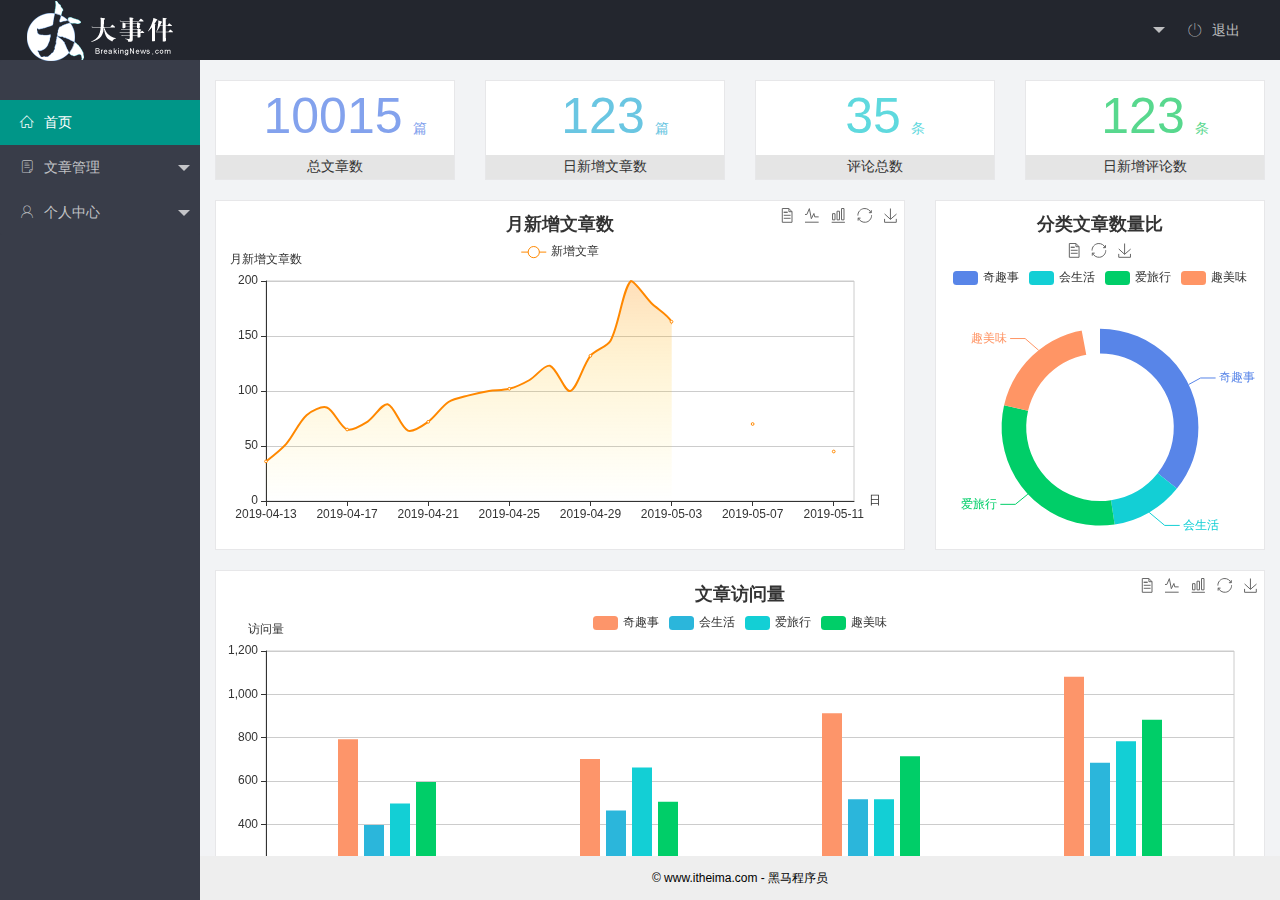
<file: index.html>
<!DOCTYPE html>
<html lang="en">

<head>
    <meta charset="UTF-8">
    <meta name="viewport" content="width=device-width, initial-scale=1.0">
    <title>我的项目</title>
    <!-- 引入首页文件 -->
    <link rel="stylesheet" href="./assets/fonts/demo_index.html">
    <!-- 引入字体图形样式 -->
    <link rel="stylesheet" href="./assets/fonts/iconfont.css">
    <!-- 引入layui样式 -->
    <link rel="stylesheet" href="./assets/lib/layui/css/layui.css">
    <!-- 引入首页样式 -->
    <link rel="stylesheet" href="./assets/css/index.css">
</head>

<body class="layui-layout-body">
    <!-- 首页横栏个人中心 -->
    <div class="layui-layout layui-layout-admin">
        <div class="layui-header">
            <div class="layui-logo">
                <img src="./assets/images/logo.png" alt="">
            </div>

            <ul class="layui-nav layui-layout-right">
                <li class="layui-nav-item">
                    <a href="javascript:;">
                        <img style="display: none; " class="avatar " src="./assets/images/sample.jpg " alt=" ">
                        <span style="display: none; " class="text-avatar ">A</span>
                        <span style="display: none; " class="nickname ">  个人中心</span>
                    </a>
                    <dl class="layui-nav-child ">
                        <dd><a href="./user/base-info.html" target="fm">基本资料</a></dd>
                        <dd><a href=" ">更换头像</a></dd>
                        <dd><a href="./user/modify-passworld.html " target="fm">重置密码</a></dd>
                    </dl>
                </li>
                <li class="layui-nav-item "><a id="logout " href="javascript:; "><span class="iconfont icon-tuichu "></span>退出</a></li>
            </ul>
        </div>
        <!-- 左侧边的导航栏的个人中心 -->
        <div class="layui-side layui-bg-black ">
            <div class="layui-side-scroll ">
                <!-- 左侧导航区域（可配合layui已有的垂直导航） -->
                <ul class="layui-nav layui-nav-tree " lay-filter="test " lay-shrink="all ">
                    <li class="uesr-info ">
                        <img style="display: none; " class="avatar " src="./assets/images/sample.jpg " alt=" ">
                        <span style="display: none; " class="text-avatar ">A</span>
                        <span style="display: none; " class="nickname ">欢迎</span>

                    </li>
                    <!-- 首页导航栏 -->
                    <li class="layui-nav-item layui-nav-itemed layui-this ">
                        <a target="fm " class=" " href="./home/dashboard.html "><span class="iconfont icon-home "></span>首页</a>

                    </li>
                    <!-- 文件管理导航栏 -->
                    <li class="layui-nav-item ">
                        <a href="javascript:; "><span class="iconfont icon-16 "></span>文章管理</a>
                        <dl class="layui-nav-child ">
                            <dd><a href="javascript:; "><i class="layui-icon layui-icon-app "></i> 文章类别</a></dd>
                            <dd><a href="javascript:; "><i class="layui-icon layui-icon-app "></i> 文章列表</a></dd>

                            <dd><a href="javascript:; "><i class="layui-icon layui-icon-app "></i> 发表文章</a></dd>
                        </dl>
                    </li>
                    <!-- 个人中心导航栏 -->
                    <li class="layui-nav-item ">
                        <a href="javascript:; "><span class="iconfont icon-user "></span>个人中心</a>
                        <dl class="layui-nav-child ">
                            <dd><a href="./user/base-info.html " target="fm"><i class="layui-icon layui-icon-app "></i> 基本资料</a></dd>
                            <dd><a href="javascript:; "><i class="layui-icon layui-icon-app "></i> 更换头像</a></dd>

                            <dd><a href="./user/modify-passworld.html" target="fm"><i class="layui-icon layui-icon-app "></i> 重置密码</a></dd>
                        </dl>
                    </li>

                </ul>
            </div>
        </div>
        <!-- 页面中心主题内容 -->
        <div class="layui-body ">
            <!-- 内容主体区域 -->
            <iframe name="fm" src="./home/dashboard.html " frameborder="0 "></iframe>
        </div>
        <!-- 页面底部的网站信息 -->
        <div class="layui-footer ">
            <!-- 底部固定区域 -->
            © www.itheima.com - 黑马程序员
        </div>
    </div>
    <!-- 引入的 axios js 文件 -->
    <script src="./assets/lib/axios.js "></script>
    <!-- 引入的 jquery js 文件 -->
    <script src="./assets/lib/jquery.js "></script>
    <!-- 引入的 layui js 文件 -->
    <script src="./assets/lib/layui/layui.all.js "></script>
    <!-- 引入的  公共 commonAPI js 文件 -->
    <script src="./assets/js/commonAPI.js "></script>
    <!-- 引入的 首页 index js 文件 -->
    <script src="./assets/js/index.js "></script>


</body>

</html>
</file>
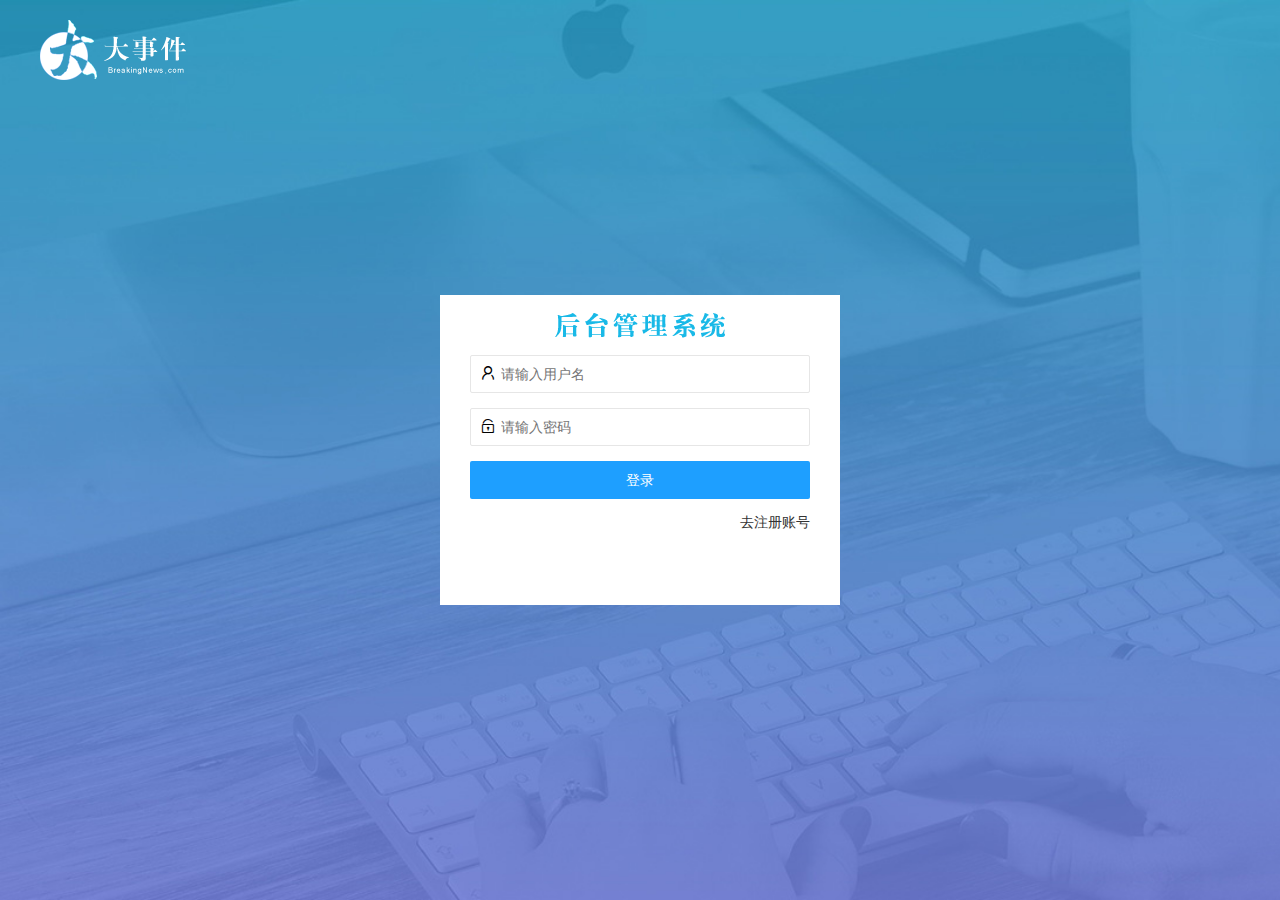
<file: login.html>
<!DOCTYPE html>
<html lang="en">

<head>
    <meta charset="UTF-8">
    <meta name="viewport" content="width=device-width, initial-scale=1.0">
    <title>我的项目</title>


    <link rel="stylesheet" href="./assets/lib/layui/css/layui.css">
    <link rel="stylesheet" href="./assets/css/login.css">
</head>

<body>
    <!-- 左上角logo -->
    <div class="logo">
        <img src="../assets/images/logo.png" alt="">
    </div>
    <!-- 中间表单区域 -->
    <div class="content">
        <div class="title">
            <img src="../assets/images/login_title.png" alt="">
        </div>
        <!-- 表单主体 -->
        <!-- 注册表单 -->
        <form class="layui-form reg-form" action="" style="display: none;">
            <div class="layui-form-item">
                <i class="layui-icon layui-icon-username"></i>
                <input type="text" name="username" required lay-verify="required" placeholder="请输入用户名" autocomplete="off" class="layui-input">
            </div>
            <div class="layui-form-item">
                <i class="layui-icon layui-icon-password"></i>
                <input id="pass" type="password" name="password" required lay-verify="required|pass" placeholder="请输入密码" autocomplete="off" class="layui-input">
            </div>
            <div class="layui-form-item">
                <i class="layui-icon layui-icon-password"></i>
                <input type="password" required lay-verify="required|pass|samePass" placeholder="请再次确认密码" autocomplete="off" class="layui-input">
            </div>
            <!-- 提交按钮 -->
            <div class="layui-form-item">
                <button class="layui-btn layui-btn-fluid layui-btn-normal" lay-submit lay-filter="formDemo">注册</button>
            </div>
            <div class="link">
                <a href="javascript:;">去登陆</a>
            </div>

        </form>

        <!-- 登录表单 -->
        <form class="layui-form login-form" action="">
            <div class="layui-form-item">
                <i class="layui-icon layui-icon-username"></i>
                <input type="text" name="username" required lay-verify="required" placeholder="请输入用户名" autocomplete="off" class="layui-input">
            </div>
            <div class="layui-form-item">
                <i class="layui-icon layui-icon-password"></i>
                <input type="password" name="password" required lay-verify="required|pass" placeholder="请输入密码" autocomplete="off" class="layui-input">
            </div>

            <!-- 登录按钮 -->
            <div class="layui-form-item">
                <button class="layui-btn layui-btn-fluid layui-btn-normal" lay-submit lay-filter="formDemo">登录</button>
            </div>
            <div class="link">
                <a href="javascript:;">去注册账号</a>
            </div>

        </form>
    </div>



    <script src="./assets/lib/axios.js"></script>
    <script src="./assets/lib/jquery.js"></script>
    <script src="./assets/lib/layui/layui.all.js"></script>
    <script src="./assets/js/commonAPI.js"></script>
    <script src="./assets/js/login.js"></script>
</body>

</html>
</file>
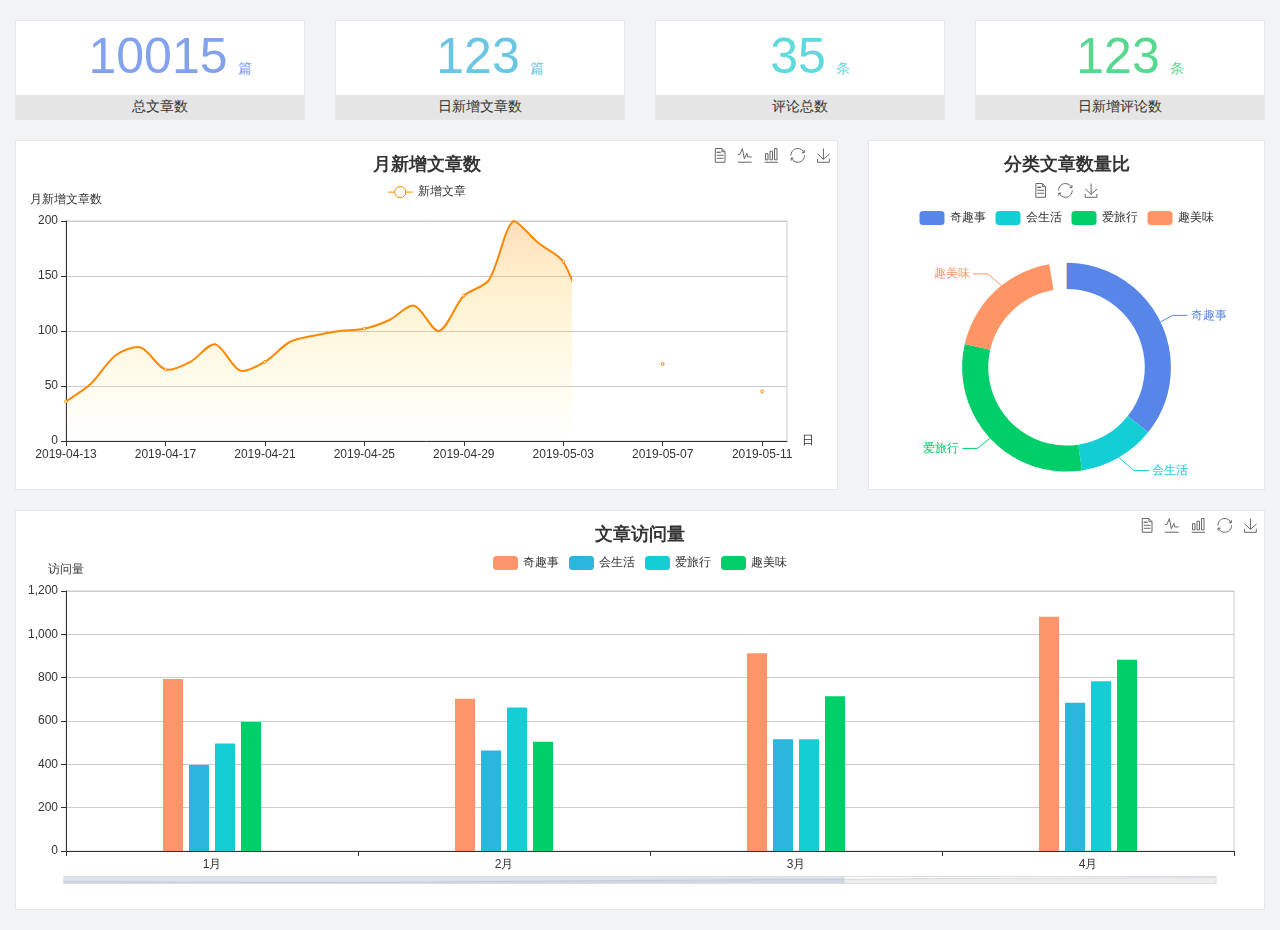
<file: home/dashboard.html>
<!DOCTYPE html>
<html lang="en">

<head>
  <meta charset="UTF-8">
  <meta name="viewport" content="width=device-width, initial-scale=1.0">
  <meta http-equiv="X-UA-Compatible" content="ie=edge">
  <title>图表统计</title>
  <link rel="stylesheet" href="../assets/lib/bootstrap.css" />
  <link rel="stylesheet" href="../assets/lib/main.css" />
  <script src="../assets/lib/jquery.js"></script>
  <script type="text/javascript" src="../assets/lib/echarts.min.js"></script>
</head>

<body>
  <div class="container-fluid">
    <div class="row spannel_list">
      <div class="col-sm-3 col-xs-6">
        <div class="spannel">
          <em>10015</em><span>篇</span>
          <b>总文章数</b>
        </div>
      </div>
      <div class="col-sm-3 col-xs-6">
        <div class="spannel scolor01">
          <em>123</em><span>篇</span>
          <b>日新增文章数</b>
        </div>
      </div>
      <div class="col-sm-3 col-xs-6">
        <div class="spannel scolor02">
          <em>35</em><span>条</span>
          <b>评论总数</b>
        </div>
      </div>
      <div class="col-sm-3 col-xs-6">
        <div class="spannel scolor03">
          <em>123</em><span>条</span>
          <b>日新增评论数</b>
        </div>
      </div>
    </div>
  </div>

  <div class="container-fluid">
    <div class="row curve-pie">
      <div class="col-lg-8 col-md-8">
        <div class="gragh_pannel" id="curve_show"></div>
      </div>
      <div class="col-lg-4 col-md-4">
        <div class="gragh_pannel" id="pie_show"></div>
      </div>
    </div>
  </div>

  <div class="container-fluid">
    <div class="column_pannel" id="column_show"></div>
  </div>

  <script>
    var oChart = echarts.init(document.getElementById('curve_show'));
    var aList_all = [
      { 'count': 36, 'date': '2019-04-13' },
      { 'count': 52, 'date': '2019-04-14' },
      { 'count': 78, 'date': '2019-04-15' },
      { 'count': 85, 'date': '2019-04-16' },
      { 'count': 65, 'date': '2019-04-17' },
      { 'count': 72, 'date': '2019-04-18' },
      { 'count': 88, 'date': '2019-04-19' },
      { 'count': 64, 'date': '2019-04-20' },
      { 'count': 72, 'date': '2019-04-21' },
      { 'count': 90, 'date': '2019-04-22' },
      { 'count': 96, 'date': '2019-04-23' },
      { 'count': 100, 'date': '2019-04-24' },
      { 'count': 102, 'date': '2019-04-25' },
      { 'count': 110, 'date': '2019-04-26' },
      { 'count': 123, 'date': '2019-04-27' },
      { 'count': 100, 'date': '2019-04-28' },
      { 'count': 132, 'date': '2019-04-29' },
      { 'count': 146, 'date': '2019-04-30' },
      { 'count': 200, 'date': '2019-05-01' },
      { 'count': 180, 'date': '2019-05-02' },
      { 'count': 163, 'date': '2019-05-03' },
      { 'count': 110, 'date': '2019-05-04' },
      { 'count': 80, 'date': '2019-05-05' },
      { 'count': 82, 'date': '2019-05-06' },
      { 'count': 70, 'date': '2019-05-07' },
      { 'count': 65, 'date': '2019-05-08' },
      { 'count': 54, 'date': '2019-05-09' },
      { 'count': 40, 'date': '2019-05-10' },
      { 'count': 45, 'date': '2019-05-11' },
      { 'count': 38, 'date': '2019-05-12' },
    ];

    let aCount = [];
    let aDate = [];

    for (var i = 0; i < aList_all.length; i++) {
      aCount.push(aList_all[i].count);
      aDate.push(aList_all[i].date);
    }

    var chartopt = {
      title: {
        text: '月新增文章数',
        left: 'center',
        top: '10'
      },
      tooltip: {
        trigger: 'axis'
      },
      legend: {
        data: ['新增文章'],
        top: '40'
      },
      toolbox: {
        show: true,
        feature: {
          mark: { show: true },
          dataView: { show: true, readOnly: false },
          magicType: { show: true, type: ['line', 'bar'] },
          restore: { show: true },
          saveAsImage: { show: true }
        }
      },
      calculable: true,
      xAxis: [
        {
          name: '日',
          type: 'category',
          boundaryGap: false,
          data: aDate
        }
      ],
      yAxis: [
        {
          name: '月新增文章数',
          type: 'value'
        }
      ],
      series: [
        {
          name: '新增文章',
          type: 'line',
          smooth: true,
          itemStyle: { normal: { areaStyle: { type: 'default' }, color: '#f80' }, lineStyle: { color: '#f80' } },
          data: aCount
        }],
      areaStyle: {
        normal: {
          color: new echarts.graphic.LinearGradient(0, 0, 0, 1, [{
            offset: 0,
            color: 'rgba(255,136,0,0.39)'
          }, {
            offset: .34,
            color: 'rgba(255,180,0,0.25)'
          }, {
            offset: 1,
            color: 'rgba(255,222,0,0.00)'
          }])

        }
      },
      grid: {
        show: true,
        x: 50,
        x2: 50,
        y: 80,
        height: 220
      }
    };

    oChart.setOption(chartopt);


    var oPie = echarts.init(document.getElementById('pie_show'));
    var oPieopt =
    {
      title: {
        top: 10,
        text: '分类文章数量比',
        x: 'center'
      },
      tooltip: {
        trigger: 'item',
        formatter: "{a} <br/>{b} : {c} ({d}%)"
      },
      color: ['#5885e8', '#13cfd5', '#00ce68', '#ff9565'],
      legend: {
        x: 'center',
        top: 65,
        data: ['奇趣事', '会生活', '爱旅行', '趣美味']
      },
      toolbox: {
        show: true,
        x: 'center',
        top: 35,
        feature: {
          mark: { show: true },
          dataView: { show: true, readOnly: false },
          magicType: {
            show: true,
            type: ['pie', 'funnel'],
            option: {
              funnel: {
                x: '25%',
                width: '50%',
                funnelAlign: 'left',
                max: 1548
              }
            }
          },
          restore: { show: true },
          saveAsImage: { show: true }
        }
      },
      calculable: true,
      series: [
        {
          name: '访问来源',
          type: 'pie',
          radius: ['45%', '60%'],
          center: ['50%', '65%'],
          data: [
            { value: 300, name: '奇趣事' },
            { value: 100, name: '会生活' },
            { value: 260, name: '爱旅行' },
            { value: 180, name: '趣美味' }
          ]
        }
      ]
    };
    oPie.setOption(oPieopt);



    var oColumn = this.echarts.init(document.getElementById('column_show'));
    var oColumnopt =
    {
      title: {
        text: '文章访问量',
        left: 'center',
        top: '10'
      },
      tooltip: {
        trigger: 'axis'
      },
      legend: {
        data: ['奇趣事', '会生活', '爱旅行', '趣美味'],
        top: '40'
      },
      toolbox: {
        show: true,
        feature: {
          mark: { show: true },
          dataView: { show: true, readOnly: false },
          magicType: { show: true, type: ['line', 'bar'] },
          restore: { show: true },
          saveAsImage: { show: true }
        }
      },
      calculable: true,
      xAxis: [
        {
          type: 'category',
          data: ['1月', '2月', '3月', '4月', '5月']
        }
      ],
      yAxis: [
        {
          name: '访问量',
          type: 'value'
        }
      ],
      series: [
        {
          name: '奇趣事',
          type: 'bar',
          barWidth: 20,
          itemStyle: {
            normal: { areaStyle: { type: 'default' }, color: '#fd956a' }
          },
          data: [800, 708, 920, 1090, 1200]
        },
        {
          name: '会生活',
          type: 'bar',
          barWidth: 20,
          itemStyle: {
            normal: { areaStyle: { type: 'default' }, color: '#2bb6db' }
          },
          data: [400, 468, 520, 690, 800]
        },
        {
          name: '爱旅行',
          type: 'bar',
          barWidth: 20,
          itemStyle: {
            normal: { areaStyle: { type: 'default' }, color: '#13cfd5' }
          },
          data: [500, 668, 520, 790, 900]
        },
        {
          name: '趣美味',
          type: 'bar',
          barWidth: 20,
          itemStyle: {
            normal: { areaStyle: { type: 'default' }, color: '#00ce68' }
          },
          data: [600, 508, 720, 890, 1000]
        }
      ],
      grid: {
        show: true,
        x: 50,
        x2: 30,
        y: 80,
        height: 260
      },
      dataZoom: [//给x轴设置滚动条
        {
          start: 0,//默认为0
          end: 100 - 1000 / 31,//默认为100
          type: 'slider',
          show: true,
          xAxisIndex: [0],
          handleSize: 0,//滑动条的 左右2个滑动条的大小
          height: 8,//组件高度
          left: 45, //左边的距离
          right: 50,//右边的距离
          bottom: 26,//右边的距离
          handleColor: '#ddd',//h滑动图标的颜色
          handleStyle: {
            borderColor: "#cacaca",
            borderWidth: "1",
            shadowBlur: 2,
            background: "#ddd",
            shadowColor: "#ddd",
          }
        }]
    };
    oColumn.setOption(oColumnopt);
  </script>
</body>

</html>
</file>
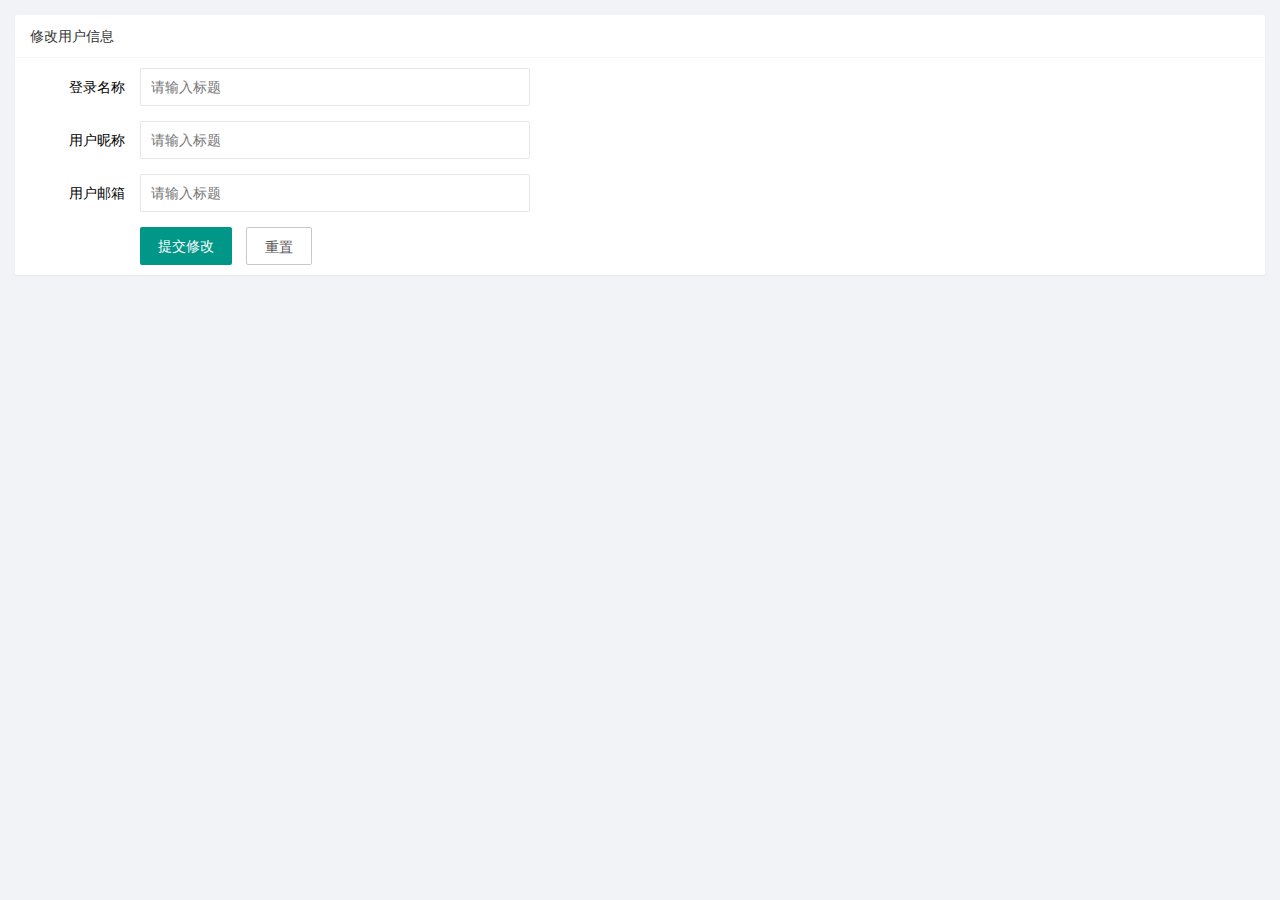
<file: user/base-info.html>
<!DOCTYPE html>
<html lang="en">

<head>
    <meta charset="UTF-8">
    <meta name="viewport" content="width=device-width, initial-scale=1.0">
    <title>个人信息</title>
    <!-- 引入字体图形样式 -->
    <link rel="stylesheet" href="../assets/fonts/iconfont.css">
    <!-- 引入layui样式 -->
    <link rel="stylesheet" href="../assets/lib/layui/css/layui.css">
    <link rel="stylesheet" href="../assets/css/user.css">
</head>

<body>
    <div class="layui-card">
        <div class="layui-card-header">修改用户信息</div>
        <div class="layui-card-body">
            <form class="layui-form base-info-form" lay-filter="edit-userinfo" action="">
                <div class="layui-form-item">
                    <label class="layui-form-label">登录名称</label>
                    <div class="layui-input-block">
                        <input readonly type="text" name="username" required lay-verify="required" placeholder="请输入标题" autocomplete="off" class="layui-input">
                    </div>
                </div>

                <div class="layui-form-item">
                    <label class="layui-form-label">用户昵称</label>
                    <div class="layui-input-block">
                        <input type="text" name="nickname" required lay-verify="required|nick" placeholder="请输入标题" autocomplete="off" class="layui-input">
                    </div>
                </div>

                <div class="layui-form-item">
                    <label class="layui-form-label">用户邮箱</label>
                    <div class="layui-input-block">
                        <input type="text" name="email" required lay-verify="required|email" placeholder="请输入标题" autocomplete="off" class="layui-input">
                    </div>
                </div>
                <!-- id 输入框（隐藏） -->
                <input type="hidden" name="id">

                <div class="layui-input-block">
                    <button class="layui-btn" lay-submit lay-filter="formDemo">提交修改</button>
                    <button type="reset" class="layui-btn layui-btn-primary" id="reset-btn">重置</button>
                </div>
            </form>
        </div>

    </div>




    <!-- 引入的 axios js 文件 -->
    <script src="../assets/lib/axios.js "></script>
    <!-- 引入的 jquery js 文件 -->
    <script src="../assets/lib/jquery.js "></script>
    <!-- 引入的 layui js 文件 -->
    <script src="../assets/lib/layui/layui.all.js "></script>
    <!-- 引入的  公共 commonAPI js 文件 -->
    <script src="../assets/js/commonAPI.js "></script>
    <script src="../assets/js/user/base-info.js"></script>
    <script src="../assets/js/index.js"></script>

</body>

</html>
</file>
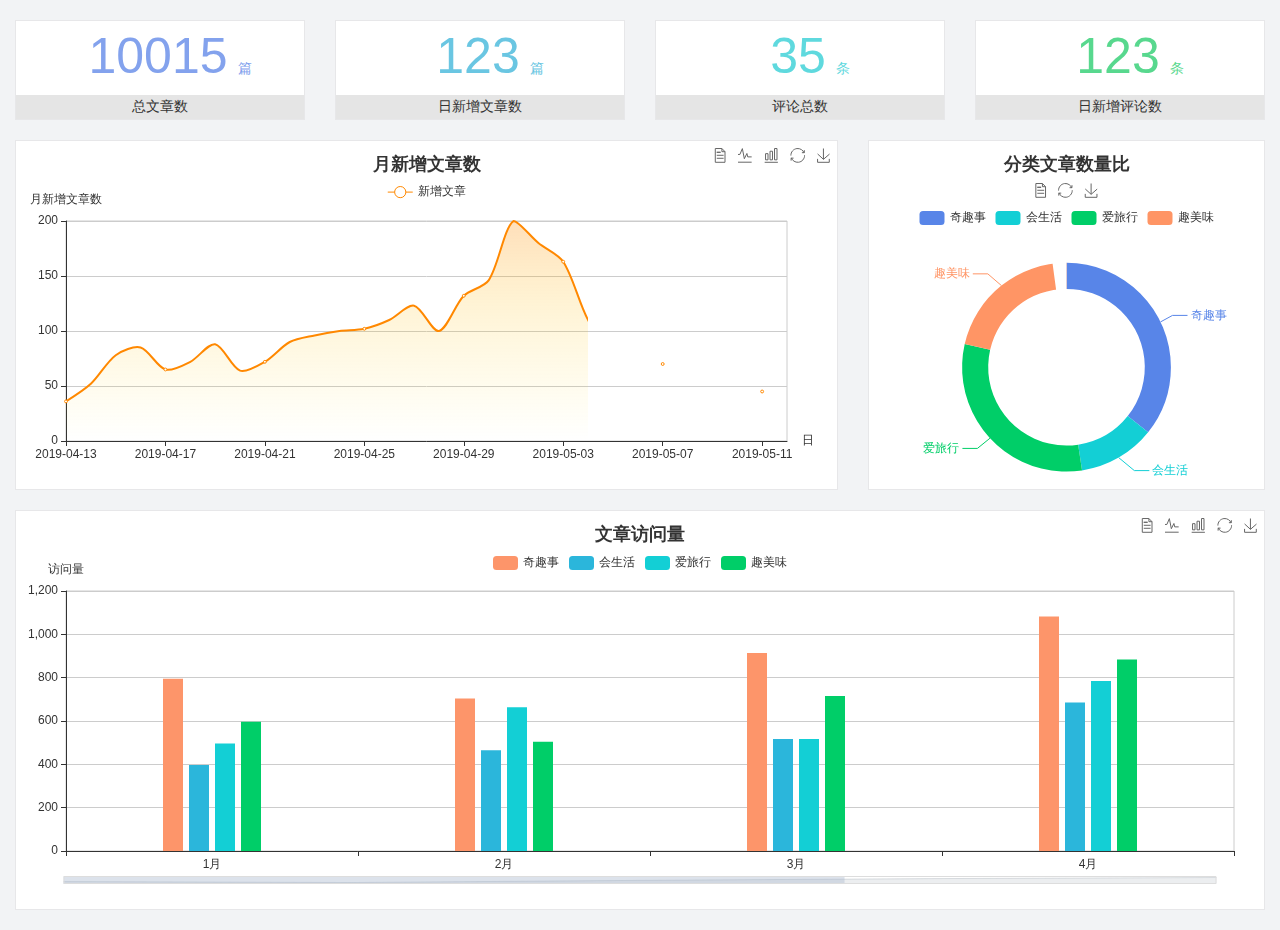
<file: 03.素材/home/dashboard.html>
<!DOCTYPE html>
<html lang="en">

<head>
  <meta charset="UTF-8">
  <meta name="viewport" content="width=device-width, initial-scale=1.0">
  <meta http-equiv="X-UA-Compatible" content="ie=edge">
  <title>图表统计</title>
  <link rel="stylesheet" href="../../assets/lib/bootstrap.css" />
  <link rel="stylesheet" href="../../assets/lib/main.css" />
  <script src="../../assets/lib/jquery.js"></script>
  <script type="text/javascript" src="../../assets/lib/echarts.min.js"></script>
</head>

<body>
  <div class="container-fluid">
    <div class="row spannel_list">
      <div class="col-sm-3 col-xs-6">
        <div class="spannel">
          <em>10015</em><span>篇</span>
          <b>总文章数</b>
        </div>
      </div>
      <div class="col-sm-3 col-xs-6">
        <div class="spannel scolor01">
          <em>123</em><span>篇</span>
          <b>日新增文章数</b>
        </div>
      </div>
      <div class="col-sm-3 col-xs-6">
        <div class="spannel scolor02">
          <em>35</em><span>条</span>
          <b>评论总数</b>
        </div>
      </div>
      <div class="col-sm-3 col-xs-6">
        <div class="spannel scolor03">
          <em>123</em><span>条</span>
          <b>日新增评论数</b>
        </div>
      </div>
    </div>
  </div>

  <div class="container-fluid">
    <div class="row curve-pie">
      <div class="col-lg-8 col-md-8">
        <div class="gragh_pannel" id="curve_show"></div>
      </div>
      <div class="col-lg-4 col-md-4">
        <div class="gragh_pannel" id="pie_show"></div>
      </div>
    </div>
  </div>

  <div class="container-fluid">
    <div class="column_pannel" id="column_show"></div>
  </div>

  <script>
    var oChart = echarts.init(document.getElementById('curve_show'));
    var aList_all = [
      { 'count': 36, 'date': '2019-04-13' },
      { 'count': 52, 'date': '2019-04-14' },
      { 'count': 78, 'date': '2019-04-15' },
      { 'count': 85, 'date': '2019-04-16' },
      { 'count': 65, 'date': '2019-04-17' },
      { 'count': 72, 'date': '2019-04-18' },
      { 'count': 88, 'date': '2019-04-19' },
      { 'count': 64, 'date': '2019-04-20' },
      { 'count': 72, 'date': '2019-04-21' },
      { 'count': 90, 'date': '2019-04-22' },
      { 'count': 96, 'date': '2019-04-23' },
      { 'count': 100, 'date': '2019-04-24' },
      { 'count': 102, 'date': '2019-04-25' },
      { 'count': 110, 'date': '2019-04-26' },
      { 'count': 123, 'date': '2019-04-27' },
      { 'count': 100, 'date': '2019-04-28' },
      { 'count': 132, 'date': '2019-04-29' },
      { 'count': 146, 'date': '2019-04-30' },
      { 'count': 200, 'date': '2019-05-01' },
      { 'count': 180, 'date': '2019-05-02' },
      { 'count': 163, 'date': '2019-05-03' },
      { 'count': 110, 'date': '2019-05-04' },
      { 'count': 80, 'date': '2019-05-05' },
      { 'count': 82, 'date': '2019-05-06' },
      { 'count': 70, 'date': '2019-05-07' },
      { 'count': 65, 'date': '2019-05-08' },
      { 'count': 54, 'date': '2019-05-09' },
      { 'count': 40, 'date': '2019-05-10' },
      { 'count': 45, 'date': '2019-05-11' },
      { 'count': 38, 'date': '2019-05-12' },
    ];

    let aCount = [];
    let aDate = [];

    for (var i = 0; i < aList_all.length; i++) {
      aCount.push(aList_all[i].count);
      aDate.push(aList_all[i].date);
    }

    var chartopt = {
      title: {
        text: '月新增文章数',
        left: 'center',
        top: '10'
      },
      tooltip: {
        trigger: 'axis'
      },
      legend: {
        data: ['新增文章'],
        top: '40'
      },
      toolbox: {
        show: true,
        feature: {
          mark: { show: true },
          dataView: { show: true, readOnly: false },
          magicType: { show: true, type: ['line', 'bar'] },
          restore: { show: true },
          saveAsImage: { show: true }
        }
      },
      calculable: true,
      xAxis: [
        {
          name: '日',
          type: 'category',
          boundaryGap: false,
          data: aDate
        }
      ],
      yAxis: [
        {
          name: '月新增文章数',
          type: 'value'
        }
      ],
      series: [
        {
          name: '新增文章',
          type: 'line',
          smooth: true,
          itemStyle: { normal: { areaStyle: { type: 'default' }, color: '#f80' }, lineStyle: { color: '#f80' } },
          data: aCount
        }],
      areaStyle: {
        normal: {
          color: new echarts.graphic.LinearGradient(0, 0, 0, 1, [{
            offset: 0,
            color: 'rgba(255,136,0,0.39)'
          }, {
            offset: .34,
            color: 'rgba(255,180,0,0.25)'
          }, {
            offset: 1,
            color: 'rgba(255,222,0,0.00)'
          }])

        }
      },
      grid: {
        show: true,
        x: 50,
        x2: 50,
        y: 80,
        height: 220
      }
    };

    oChart.setOption(chartopt);


    var oPie = echarts.init(document.getElementById('pie_show'));
    var oPieopt =
    {
      title: {
        top: 10,
        text: '分类文章数量比',
        x: 'center'
      },
      tooltip: {
        trigger: 'item',
        formatter: "{a} <br/>{b} : {c} ({d}%)"
      },
      color: ['#5885e8', '#13cfd5', '#00ce68', '#ff9565'],
      legend: {
        x: 'center',
        top: 65,
        data: ['奇趣事', '会生活', '爱旅行', '趣美味']
      },
      toolbox: {
        show: true,
        x: 'center',
        top: 35,
        feature: {
          mark: { show: true },
          dataView: { show: true, readOnly: false },
          magicType: {
            show: true,
            type: ['pie', 'funnel'],
            option: {
              funnel: {
                x: '25%',
                width: '50%',
                funnelAlign: 'left',
                max: 1548
              }
            }
          },
          restore: { show: true },
          saveAsImage: { show: true }
        }
      },
      calculable: true,
      series: [
        {
          name: '访问来源',
          type: 'pie',
          radius: ['45%', '60%'],
          center: ['50%', '65%'],
          data: [
            { value: 300, name: '奇趣事' },
            { value: 100, name: '会生活' },
            { value: 260, name: '爱旅行' },
            { value: 180, name: '趣美味' }
          ]
        }
      ]
    };
    oPie.setOption(oPieopt);



    var oColumn = this.echarts.init(document.getElementById('column_show'));
    var oColumnopt =
    {
      title: {
        text: '文章访问量',
        left: 'center',
        top: '10'
      },
      tooltip: {
        trigger: 'axis'
      },
      legend: {
        data: ['奇趣事', '会生活', '爱旅行', '趣美味'],
        top: '40'
      },
      toolbox: {
        show: true,
        feature: {
          mark: { show: true },
          dataView: { show: true, readOnly: false },
          magicType: { show: true, type: ['line', 'bar'] },
          restore: { show: true },
          saveAsImage: { show: true }
        }
      },
      calculable: true,
      xAxis: [
        {
          type: 'category',
          data: ['1月', '2月', '3月', '4月', '5月']
        }
      ],
      yAxis: [
        {
          name: '访问量',
          type: 'value'
        }
      ],
      series: [
        {
          name: '奇趣事',
          type: 'bar',
          barWidth: 20,
          itemStyle: {
            normal: { areaStyle: { type: 'default' }, color: '#fd956a' }
          },
          data: [800, 708, 920, 1090, 1200]
        },
        {
          name: '会生活',
          type: 'bar',
          barWidth: 20,
          itemStyle: {
            normal: { areaStyle: { type: 'default' }, color: '#2bb6db' }
          },
          data: [400, 468, 520, 690, 800]
        },
        {
          name: '爱旅行',
          type: 'bar',
          barWidth: 20,
          itemStyle: {
            normal: { areaStyle: { type: 'default' }, color: '#13cfd5' }
          },
          data: [500, 668, 520, 790, 900]
        },
        {
          name: '趣美味',
          type: 'bar',
          barWidth: 20,
          itemStyle: {
            normal: { areaStyle: { type: 'default' }, color: '#00ce68' }
          },
          data: [600, 508, 720, 890, 1000]
        }
      ],
      grid: {
        show: true,
        x: 50,
        x2: 30,
        y: 80,
        height: 260
      },
      dataZoom: [//给x轴设置滚动条
        {
          start: 0,//默认为0
          end: 100 - 1000 / 31,//默认为100
          type: 'slider',
          show: true,
          xAxisIndex: [0],
          handleSize: 0,//滑动条的 左右2个滑动条的大小
          height: 8,//组件高度
          left: 45, //左边的距离
          right: 50,//右边的距离
          bottom: 26,//右边的距离
          handleColor: '#ddd',//h滑动图标的颜色
          handleStyle: {
            borderColor: "#cacaca",
            borderWidth: "1",
            shadowBlur: 2,
            background: "#ddd",
            shadowColor: "#ddd",
          }
        }]
    };
    oColumn.setOption(oColumnopt);
  </script>
</body>

</html>
</file>
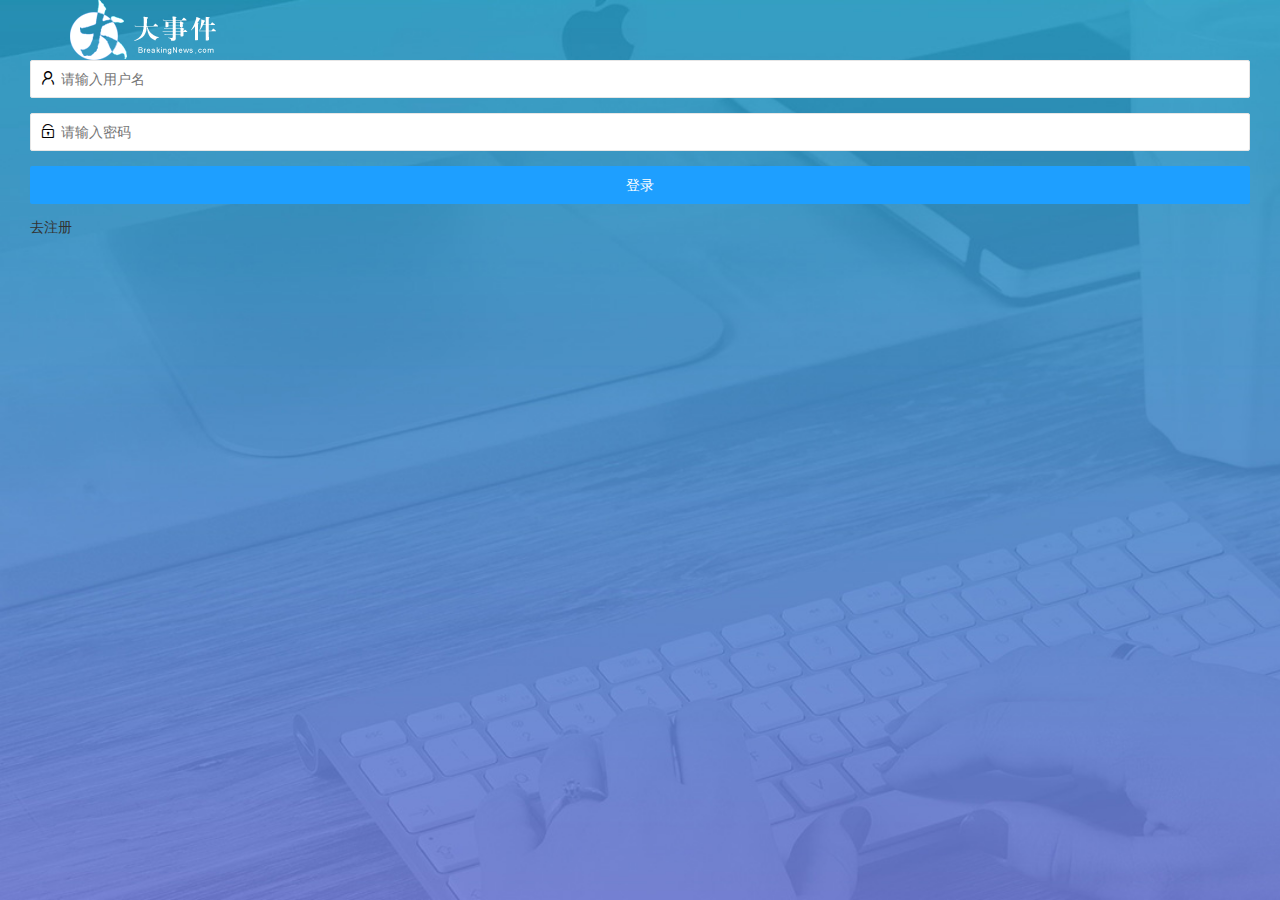
<file: 03.素材/大事件静态页面/login.html>
<!DOCTYPE html>
<html lang="en">

<head>
    <meta charset="UTF-8">
    <meta name="viewport" content="width=device-width, initial-scale=1.0">
    <title>大事件-登录/注册</title>
    <!-- 引入layui.css -->
    <link rel="stylesheet" href="/assets/lib/layui/css/layui.css">
    <!-- 引入login.css -->
    <link rel="stylesheet" href="/assets/css/login.css">
</head>

<body>
    <!-- logo区域 -->
    <div class="layui-main">
        <img src="/assets//images/logo.png" alt="">
    </div>
    <!-- 表单区域 -->
    <div class="loginAndRegBox">
        <div class="title-box"></div>
        <!-- 登录表单 -->
        <div class="login-box">
            <form class="layui-form" action="" id="form_login">
                <!-- 用户名 -->
                <div class="layui-form-item">
                    <i class="layui-icon layui-icon-username"></i>
                    <input type="text" name="username" required lay-verify="required" placeholder="请输入用户名" autocomplete="off" class="layui-input">
                </div>
                <!-- 密码 -->
                <div class="layui-form-item">
                    <i class="layui-icon layui-icon-password"></i>
                    <input type="password" name="password" required lay-verify="required" placeholder="请输入密码" autocomplete="off" class="layui-input">
                </div>
                <!-- 登录按钮 -->
                <div class="layui-form-item">
                    <button class="layui-btn layui-btn-fluid layui-btn-normal" lay-submit>登录</button>
                </div>
                <div class="layui-form-item links">
                    <a href="javascript:;" id="link_reg">去注册</a>
                </div>
            </form>
        </div>
        <!-- 注册表单 -->
        <div class="reg-box" style="display: none;">
            <!-- 注册的表单 -->
            <form class="layui-form" action="" id="form_reg">
                <!-- 用户名 -->
                <div class="layui-form-item">
                    <i class="layui-icon layui-icon-username"></i>
                    <input type="text" name="username" required lay-verify="required" placeholder="请输入用户名" autocomplete="off" class="layui-input" />
                </div>
                <!-- 密码 -->
                <div class="layui-form-item">
                    <i class="layui-icon layui-icon-password"></i>
                    <input type="password" name="password" required lay-verify="required" placeholder="请输入密码" autocomplete="off" class="layui-input" />
                </div>
                <!-- 密码确认框 -->
                <div class="layui-form-item">
                    <i class="layui-icon layui-icon-password"></i>
                    <input type="password" name="repassword" required lay-verify="required" placeholder="再次确认密码" autocomplete="off" class="layui-input" />
                </div>
                <!-- 注册按钮 -->
                <div class="layui-form-item">
                    <!-- 注意：表单提交按钮和普通按钮的区别，就是 lay-submit 属性 -->
                    <button class="layui-btn layui-btn-fluid layui-btn-normal" lay-submit>注册</button>
                </div>
                <div class="layui-form-item links">
                    <a href="javascript:;" id="link_login">去登录</a>
                </div>
            </form>
        </div>
    </div>
    <!-- 导入layui的js文件 -->
    <script src="/assets/lib/layui/layui.all.js"></script>

</body>

</html>
</file>
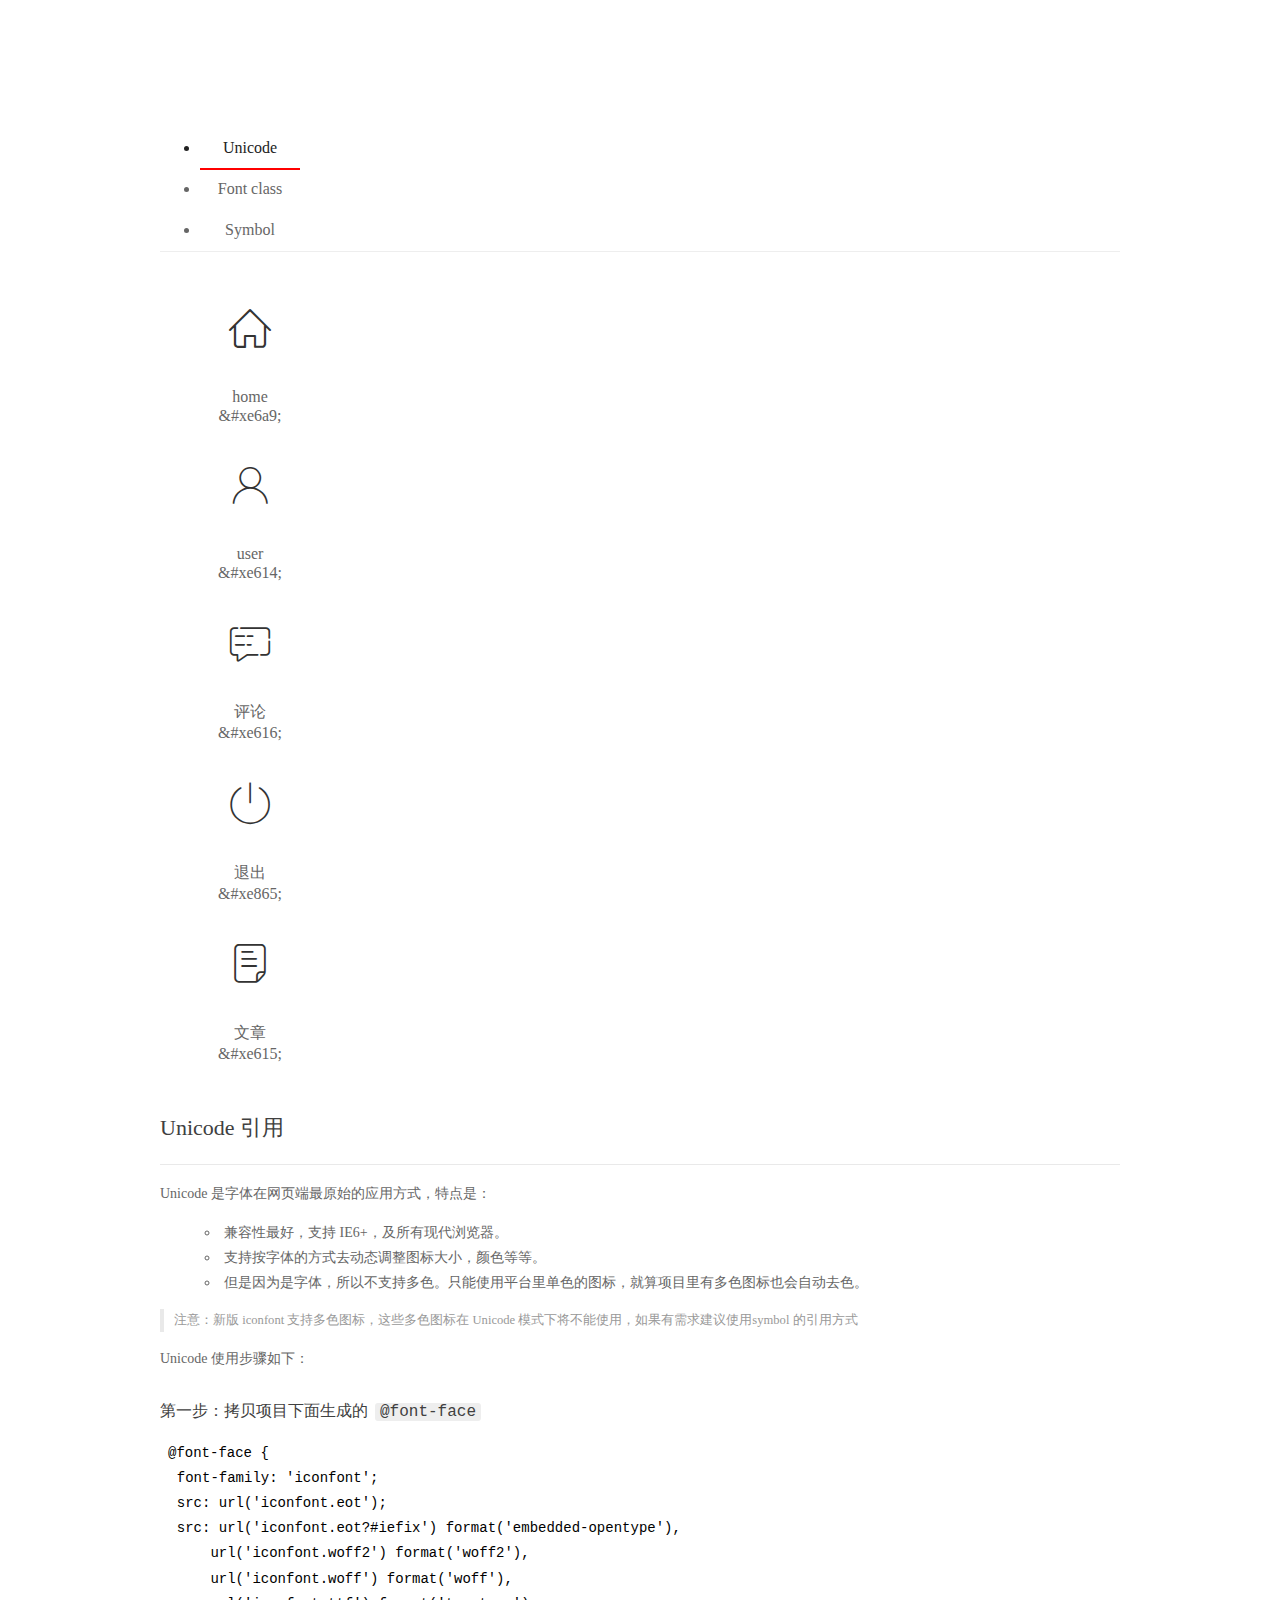
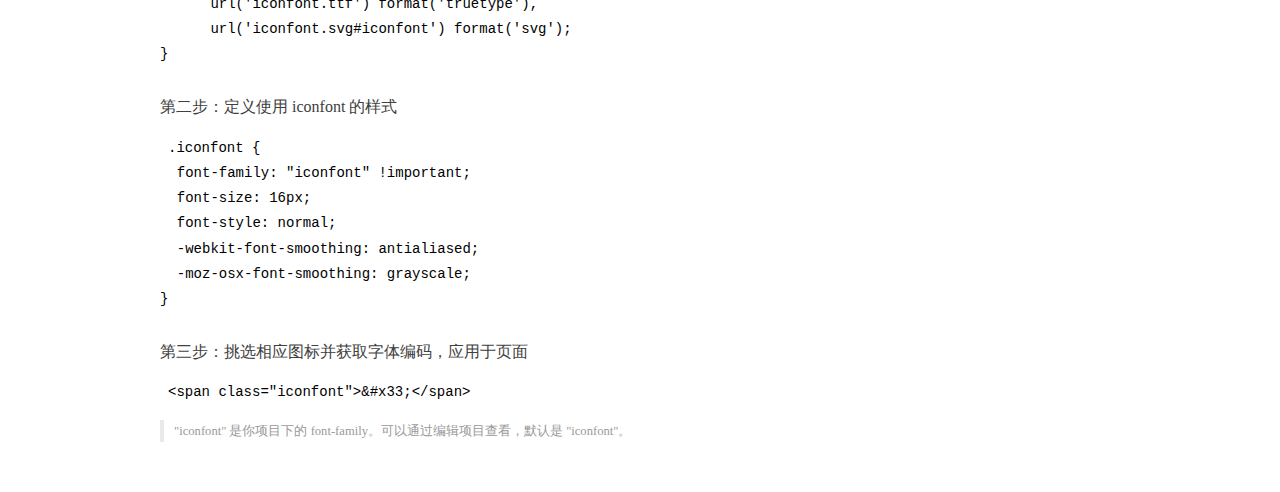
<file: assets/fonts/demo_index.html>
<!DOCTYPE html>
<html>
<head>
  <meta charset="utf-8"/>
  <title>IconFont Demo</title>
  <link rel="shortcut icon" href="https://gtms04.alicdn.com/tps/i4/TB1_oz6GVXXXXaFXpXXJDFnIXXX-64-64.ico" type="image/x-icon"/>
  <link rel="stylesheet" href="https://g.alicdn.com/thx/cube/1.3.2/cube.min.css">
  <link rel="stylesheet" href="demo.css">
  <link rel="stylesheet" href="iconfont.css">
  <script src="iconfont.js"></script>
  <!-- jQuery -->
  <script src="https://a1.alicdn.com/oss/uploads/2018/12/26/7bfddb60-08e8-11e9-9b04-53e73bb6408b.js"></script>
  <!-- 代码高亮 -->
  <script src="https://a1.alicdn.com/oss/uploads/2018/12/26/a3f714d0-08e6-11e9-8a15-ebf944d7534c.js"></script>
</head>
<body>
  <div class="main">
    <h1 class="logo"><a href="https://www.iconfont.cn/" title="iconfont 首页" target="_blank">&#xe86b;</a></h1>
    <div class="nav-tabs">
      <ul id="tabs" class="dib-box">
        <li class="dib active"><span>Unicode</span></li>
        <li class="dib"><span>Font class</span></li>
        <li class="dib"><span>Symbol</span></li>
      </ul>
      
    </div>
    <div class="tab-container">
      <div class="content unicode" style="display: block;">
          <ul class="icon_lists dib-box">
          
            <li class="dib">
              <span class="icon iconfont">&#xe6a9;</span>
                <div class="name">home</div>
                <div class="code-name">&amp;#xe6a9;</div>
              </li>
          
            <li class="dib">
              <span class="icon iconfont">&#xe614;</span>
                <div class="name">user</div>
                <div class="code-name">&amp;#xe614;</div>
              </li>
          
            <li class="dib">
              <span class="icon iconfont">&#xe616;</span>
                <div class="name">评论</div>
                <div class="code-name">&amp;#xe616;</div>
              </li>
          
            <li class="dib">
              <span class="icon iconfont">&#xe865;</span>
                <div class="name">退出</div>
                <div class="code-name">&amp;#xe865;</div>
              </li>
          
            <li class="dib">
              <span class="icon iconfont">&#xe615;</span>
                <div class="name">文章</div>
                <div class="code-name">&amp;#xe615;</div>
              </li>
          
          </ul>
          <div class="article markdown">
          <h2 id="unicode-">Unicode 引用</h2>
          <hr>

          <p>Unicode 是字体在网页端最原始的应用方式，特点是：</p>
          <ul>
            <li>兼容性最好，支持 IE6+，及所有现代浏览器。</li>
            <li>支持按字体的方式去动态调整图标大小，颜色等等。</li>
            <li>但是因为是字体，所以不支持多色。只能使用平台里单色的图标，就算项目里有多色图标也会自动去色。</li>
          </ul>
          <blockquote>
            <p>注意：新版 iconfont 支持多色图标，这些多色图标在 Unicode 模式下将不能使用，如果有需求建议使用symbol 的引用方式</p>
          </blockquote>
          <p>Unicode 使用步骤如下：</p>
          <h3 id="-font-face">第一步：拷贝项目下面生成的 <code>@font-face</code></h3>
<pre><code class="language-css"
>@font-face {
  font-family: 'iconfont';
  src: url('iconfont.eot');
  src: url('iconfont.eot?#iefix') format('embedded-opentype'),
      url('iconfont.woff2') format('woff2'),
      url('iconfont.woff') format('woff'),
      url('iconfont.ttf') format('truetype'),
      url('iconfont.svg#iconfont') format('svg');
}
</code></pre>
          <h3 id="-iconfont-">第二步：定义使用 iconfont 的样式</h3>
<pre><code class="language-css"
>.iconfont {
  font-family: "iconfont" !important;
  font-size: 16px;
  font-style: normal;
  -webkit-font-smoothing: antialiased;
  -moz-osx-font-smoothing: grayscale;
}
</code></pre>
          <h3 id="-">第三步：挑选相应图标并获取字体编码，应用于页面</h3>
<pre>
<code class="language-html"
>&lt;span class="iconfont"&gt;&amp;#x33;&lt;/span&gt;
</code></pre>
          <blockquote>
            <p>"iconfont" 是你项目下的 font-family。可以通过编辑项目查看，默认是 "iconfont"。</p>
          </blockquote>
          </div>
      </div>
      <div class="content font-class">
        <ul class="icon_lists dib-box">
          
          <li class="dib">
            <span class="icon iconfont icon-home"></span>
            <div class="name">
              home
            </div>
            <div class="code-name">.icon-home
            </div>
          </li>
          
          <li class="dib">
            <span class="icon iconfont icon-user"></span>
            <div class="name">
              user
            </div>
            <div class="code-name">.icon-user
            </div>
          </li>
          
          <li class="dib">
            <span class="icon iconfont icon-pinglun"></span>
            <div class="name">
              评论
            </div>
            <div class="code-name">.icon-pinglun
            </div>
          </li>
          
          <li class="dib">
            <span class="icon iconfont icon-tuichu"></span>
            <div class="name">
              退出
            </div>
            <div class="code-name">.icon-tuichu
            </div>
          </li>
          
          <li class="dib">
            <span class="icon iconfont icon-16"></span>
            <div class="name">
              文章
            </div>
            <div class="code-name">.icon-16
            </div>
          </li>
          
        </ul>
        <div class="article markdown">
        <h2 id="font-class-">font-class 引用</h2>
        <hr>

        <p>font-class 是 Unicode 使用方式的一种变种，主要是解决 Unicode 书写不直观，语意不明确的问题。</p>
        <p>与 Unicode 使用方式相比，具有如下特点：</p>
        <ul>
          <li>兼容性良好，支持 IE8+，及所有现代浏览器。</li>
          <li>相比于 Unicode 语意明确，书写更直观。可以很容易分辨这个 icon 是什么。</li>
          <li>因为使用 class 来定义图标，所以当要替换图标时，只需要修改 class 里面的 Unicode 引用。</li>
          <li>不过因为本质上还是使用的字体，所以多色图标还是不支持的。</li>
        </ul>
        <p>使用步骤如下：</p>
        <h3 id="-fontclass-">第一步：引入项目下面生成的 fontclass 代码：</h3>
<pre><code class="language-html">&lt;link rel="stylesheet" href="./iconfont.css"&gt;
</code></pre>
        <h3 id="-">第二步：挑选相应图标并获取类名，应用于页面：</h3>
<pre><code class="language-html">&lt;span class="iconfont icon-xxx"&gt;&lt;/span&gt;
</code></pre>
        <blockquote>
          <p>"
            iconfont" 是你项目下的 font-family。可以通过编辑项目查看，默认是 "iconfont"。</p>
        </blockquote>
      </div>
      </div>
      <div class="content symbol">
          <ul class="icon_lists dib-box">
          
            <li class="dib">
                <svg class="icon svg-icon" aria-hidden="true">
                  <use xlink:href="#icon-home"></use>
                </svg>
                <div class="name">home</div>
                <div class="code-name">#icon-home</div>
            </li>
          
            <li class="dib">
                <svg class="icon svg-icon" aria-hidden="true">
                  <use xlink:href="#icon-user"></use>
                </svg>
                <div class="name">user</div>
                <div class="code-name">#icon-user</div>
            </li>
          
            <li class="dib">
                <svg class="icon svg-icon" aria-hidden="true">
                  <use xlink:href="#icon-pinglun"></use>
                </svg>
                <div class="name">评论</div>
                <div class="code-name">#icon-pinglun</div>
            </li>
          
            <li class="dib">
                <svg class="icon svg-icon" aria-hidden="true">
                  <use xlink:href="#icon-tuichu"></use>
                </svg>
                <div class="name">退出</div>
                <div class="code-name">#icon-tuichu</div>
            </li>
          
            <li class="dib">
                <svg class="icon svg-icon" aria-hidden="true">
                  <use xlink:href="#icon-16"></use>
                </svg>
                <div class="name">文章</div>
                <div class="code-name">#icon-16</div>
            </li>
          
          </ul>
          <div class="article markdown">
          <h2 id="symbol-">Symbol 引用</h2>
          <hr>

          <p>这是一种全新的使用方式，应该说这才是未来的主流，也是平台目前推荐的用法。相关介绍可以参考这篇<a href="">文章</a>
            这种用法其实是做了一个 SVG 的集合，与另外两种相比具有如下特点：</p>
          <ul>
            <li>支持多色图标了，不再受单色限制。</li>
            <li>通过一些技巧，支持像字体那样，通过 <code>font-size</code>, <code>color</code> 来调整样式。</li>
            <li>兼容性较差，支持 IE9+，及现代浏览器。</li>
            <li>浏览器渲染 SVG 的性能一般，还不如 png。</li>
          </ul>
          <p>使用步骤如下：</p>
          <h3 id="-symbol-">第一步：引入项目下面生成的 symbol 代码：</h3>
<pre><code class="language-html">&lt;script src="./iconfont.js"&gt;&lt;/script&gt;
</code></pre>
          <h3 id="-css-">第二步：加入通用 CSS 代码（引入一次就行）：</h3>
<pre><code class="language-html">&lt;style&gt;
.icon {
  width: 1em;
  height: 1em;
  vertical-align: -0.15em;
  fill: currentColor;
  overflow: hidden;
}
&lt;/style&gt;
</code></pre>
          <h3 id="-">第三步：挑选相应图标并获取类名，应用于页面：</h3>
<pre><code class="language-html">&lt;svg class="icon" aria-hidden="true"&gt;
  &lt;use xlink:href="#icon-xxx"&gt;&lt;/use&gt;
&lt;/svg&gt;
</code></pre>
          </div>
      </div>

    </div>
  </div>
  <script>
  $(document).ready(function () {
      $('.tab-container .content:first').show()

      $('#tabs li').click(function (e) {
        var tabContent = $('.tab-container .content')
        var index = $(this).index()

        if ($(this).hasClass('active')) {
          return
        } else {
          $('#tabs li').removeClass('active')
          $(this).addClass('active')

          tabContent.hide().eq(index).fadeIn()
        }
      })
    })
  </script>
</body>
</html>
</file>
<file: assets/fonts/iconfont.css>
@font-face {font-family: "iconfont";
  src: url('iconfont.eot?t=1576139966484'); /* IE9 */
  src: url('iconfont.eot?t=1576139966484#iefix') format('embedded-opentype'), /* IE6-IE8 */
  url('[data-uri]') format('woff2'),
  url('iconfont.woff?t=1576139966484') format('woff'),
  url('iconfont.ttf?t=1576139966484') format('truetype'), /* chrome, firefox, opera, Safari, Android, iOS 4.2+ */
  url('iconfont.svg?t=1576139966484#iconfont') format('svg'); /* iOS 4.1- */
}

.iconfont {
  font-family: "iconfont" !important;
  font-size: 16px;
  font-style: normal;
  -webkit-font-smoothing: antialiased;
  -moz-osx-font-smoothing: grayscale;
}

.icon-home:before {
  content: "\e6a9";
}

.icon-user:before {
  content: "\e614";
}

.icon-pinglun:before {
  content: "\e616";
}

.icon-tuichu:before {
  content: "\e865";
}

.icon-16:before {
  content: "\e615";
}
</file>
<file: assets/lib/layui/css/layui.css>
/** layui-v2.5.5 MIT License By https://www.layui.com */
 .layui-inline,img{display:inline-block;vertical-align:middle}h1,h2,h3,h4,h5,h6{font-weight:400}.layui-edge,.layui-header,.layui-inline,.layui-main{position:relative}.layui-body,.layui-edge,.layui-elip{overflow:hidden}.layui-btn,.layui-edge,.layui-inline,img{vertical-align:middle}.layui-btn,.layui-disabled,.layui-icon,.layui-unselect{-moz-user-select:none;-webkit-user-select:none;-ms-user-select:none}.layui-elip,.layui-form-checkbox span,.layui-form-pane .layui-form-label{text-overflow:ellipsis;white-space:nowrap}.layui-breadcrumb,.layui-tree-btnGroup{visibility:hidden}blockquote,body,button,dd,div,dl,dt,form,h1,h2,h3,h4,h5,h6,input,li,ol,p,pre,td,textarea,th,ul{margin:0;padding:0;-webkit-tap-highlight-color:rgba(0,0,0,0)}a:active,a:hover{outline:0}img{border:none}li{list-style:none}table{border-collapse:collapse;border-spacing:0}h4,h5,h6{font-size:100%}button,input,optgroup,option,select,textarea{font-family:inherit;font-size:inherit;font-style:inherit;font-weight:inherit;outline:0}pre{white-space:pre-wrap;white-space:-moz-pre-wrap;white-space:-pre-wrap;white-space:-o-pre-wrap;word-wrap:break-word}body{line-height:24px;font:14px Helvetica Neue,Helvetica,PingFang SC,Tahoma,Arial,sans-serif}hr{height:1px;margin:10px 0;border:0;clear:both}a{color:#333;text-decoration:none}a:hover{color:#777}a cite{font-style:normal;*cursor:pointer}.layui-border-box,.layui-border-box *{box-sizing:border-box}.layui-box,.layui-box *{box-sizing:content-box}.layui-clear{clear:both;*zoom:1}.layui-clear:after{content:'\20';clear:both;*zoom:1;display:block;height:0}.layui-inline{*display:inline;*zoom:1}.layui-edge{display:inline-block;width:0;height:0;border-width:6px;border-style:dashed;border-color:transparent}.layui-edge-top{top:-4px;border-bottom-color:#999;border-bottom-style:solid}.layui-edge-right{border-left-color:#999;border-left-style:solid}.layui-edge-bottom{top:2px;border-top-color:#999;border-top-style:solid}.layui-edge-left{border-right-color:#999;border-right-style:solid}.layui-disabled,.layui-disabled:hover{color:#d2d2d2!important;cursor:not-allowed!important}.layui-circle{border-radius:100%}.layui-show{display:block!important}.layui-hide{display:none!important}@font-face{font-family:layui-icon;src:url(../font/iconfont.eot?v=250);src:url(../font/iconfont.eot?v=250#iefix) format('embedded-opentype'),url(../font/iconfont.woff2?v=250) format('woff2'),url(../font/iconfont.woff?v=250) format('woff'),url(../font/iconfont.ttf?v=250) format('truetype'),url(../font/iconfont.svg?v=250#layui-icon) format('svg')}.layui-icon{font-family:layui-icon!important;font-size:16px;font-style:normal;-webkit-font-smoothing:antialiased;-moz-osx-font-smoothing:grayscale}.layui-icon-reply-fill:before{content:"\e611"}.layui-icon-set-fill:before{content:"\e614"}.layui-icon-menu-fill:before{content:"\e60f"}.layui-icon-search:before{content:"\e615"}.layui-icon-share:before{content:"\e641"}.layui-icon-set-sm:before{content:"\e620"}.layui-icon-engine:before{content:"\e628"}.layui-icon-close:before{content:"\1006"}.layui-icon-close-fill:before{content:"\1007"}.layui-icon-chart-screen:before{content:"\e629"}.layui-icon-star:before{content:"\e600"}.layui-icon-circle-dot:before{content:"\e617"}.layui-icon-chat:before{content:"\e606"}.layui-icon-release:before{content:"\e609"}.layui-icon-list:before{content:"\e60a"}.layui-icon-chart:before{content:"\e62c"}.layui-icon-ok-circle:before{content:"\1005"}.layui-icon-layim-theme:before{content:"\e61b"}.layui-icon-table:before{content:"\e62d"}.layui-icon-right:before{content:"\e602"}.layui-icon-left:before{content:"\e603"}.layui-icon-cart-simple:before{content:"\e698"}.layui-icon-face-cry:before{content:"\e69c"}.layui-icon-face-smile:before{content:"\e6af"}.layui-icon-survey:before{content:"\e6b2"}.layui-icon-tree:before{content:"\e62e"}.layui-icon-upload-circle:before{content:"\e62f"}.layui-icon-add-circle:before{content:"\e61f"}.layui-icon-download-circle:before{content:"\e601"}.layui-icon-templeate-1:before{content:"\e630"}.layui-icon-util:before{content:"\e631"}.layui-icon-face-surprised:before{content:"\e664"}.layui-icon-edit:before{content:"\e642"}.layui-icon-speaker:before{content:"\e645"}.layui-icon-down:before{content:"\e61a"}.layui-icon-file:before{content:"\e621"}.layui-icon-layouts:before{content:"\e632"}.layui-icon-rate-half:before{content:"\e6c9"}.layui-icon-add-circle-fine:before{content:"\e608"}.layui-icon-prev-circle:before{content:"\e633"}.layui-icon-read:before{content:"\e705"}.layui-icon-404:before{content:"\e61c"}.layui-icon-carousel:before{content:"\e634"}.layui-icon-help:before{content:"\e607"}.layui-icon-code-circle:before{content:"\e635"}.layui-icon-water:before{content:"\e636"}.layui-icon-username:before{content:"\e66f"}.layui-icon-find-fill:before{content:"\e670"}.layui-icon-about:before{content:"\e60b"}.layui-icon-location:before{content:"\e715"}.layui-icon-up:before{content:"\e619"}.layui-icon-pause:before{content:"\e651"}.layui-icon-date:before{content:"\e637"}.layui-icon-layim-uploadfile:before{content:"\e61d"}.layui-icon-delete:before{content:"\e640"}.layui-icon-play:before{content:"\e652"}.layui-icon-top:before{content:"\e604"}.layui-icon-friends:before{content:"\e612"}.layui-icon-refresh-3:before{content:"\e9aa"}.layui-icon-ok:before{content:"\e605"}.layui-icon-layer:before{content:"\e638"}.layui-icon-face-smile-fine:before{content:"\e60c"}.layui-icon-dollar:before{content:"\e659"}.layui-icon-group:before{content:"\e613"}.layui-icon-layim-download:before{content:"\e61e"}.layui-icon-picture-fine:before{content:"\e60d"}.layui-icon-link:before{content:"\e64c"}.layui-icon-diamond:before{content:"\e735"}.layui-icon-log:before{content:"\e60e"}.layui-icon-rate-solid:before{content:"\e67a"}.layui-icon-fonts-del:before{content:"\e64f"}.layui-icon-unlink:before{content:"\e64d"}.layui-icon-fonts-clear:before{content:"\e639"}.layui-icon-triangle-r:before{content:"\e623"}.layui-icon-circle:before{content:"\e63f"}.layui-icon-radio:before{content:"\e643"}.layui-icon-align-center:before{content:"\e647"}.layui-icon-align-right:before{content:"\e648"}.layui-icon-align-left:before{content:"\e649"}.layui-icon-loading-1:before{content:"\e63e"}.layui-icon-return:before{content:"\e65c"}.layui-icon-fonts-strong:before{content:"\e62b"}.layui-icon-upload:before{content:"\e67c"}.layui-icon-dialogue:before{content:"\e63a"}.layui-icon-video:before{content:"\e6ed"}.layui-icon-headset:before{content:"\e6fc"}.layui-icon-cellphone-fine:before{content:"\e63b"}.layui-icon-add-1:before{content:"\e654"}.layui-icon-face-smile-b:before{content:"\e650"}.layui-icon-fonts-html:before{content:"\e64b"}.layui-icon-form:before{content:"\e63c"}.layui-icon-cart:before{content:"\e657"}.layui-icon-camera-fill:before{content:"\e65d"}.layui-icon-tabs:before{content:"\e62a"}.layui-icon-fonts-code:before{content:"\e64e"}.layui-icon-fire:before{content:"\e756"}.layui-icon-set:before{content:"\e716"}.layui-icon-fonts-u:before{content:"\e646"}.layui-icon-triangle-d:before{content:"\e625"}.layui-icon-tips:before{content:"\e702"}.layui-icon-picture:before{content:"\e64a"}.layui-icon-more-vertical:before{content:"\e671"}.layui-icon-flag:before{content:"\e66c"}.layui-icon-loading:before{content:"\e63d"}.layui-icon-fonts-i:before{content:"\e644"}.layui-icon-refresh-1:before{content:"\e666"}.layui-icon-rmb:before{content:"\e65e"}.layui-icon-home:before{content:"\e68e"}.layui-icon-user:before{content:"\e770"}.layui-icon-notice:before{content:"\e667"}.layui-icon-login-weibo:before{content:"\e675"}.layui-icon-voice:before{content:"\e688"}.layui-icon-upload-drag:before{content:"\e681"}.layui-icon-login-qq:before{content:"\e676"}.layui-icon-snowflake:before{content:"\e6b1"}.layui-icon-file-b:before{content:"\e655"}.layui-icon-template:before{content:"\e663"}.layui-icon-auz:before{content:"\e672"}.layui-icon-console:before{content:"\e665"}.layui-icon-app:before{content:"\e653"}.layui-icon-prev:before{content:"\e65a"}.layui-icon-website:before{content:"\e7ae"}.layui-icon-next:before{content:"\e65b"}.layui-icon-component:before{content:"\e857"}.layui-icon-more:before{content:"\e65f"}.layui-icon-login-wechat:before{content:"\e677"}.layui-icon-shrink-right:before{content:"\e668"}.layui-icon-spread-left:before{content:"\e66b"}.layui-icon-camera:before{content:"\e660"}.layui-icon-note:before{content:"\e66e"}.layui-icon-refresh:before{content:"\e669"}.layui-icon-female:before{content:"\e661"}.layui-icon-male:before{content:"\e662"}.layui-icon-password:before{content:"\e673"}.layui-icon-senior:before{content:"\e674"}.layui-icon-theme:before{content:"\e66a"}.layui-icon-tread:before{content:"\e6c5"}.layui-icon-praise:before{content:"\e6c6"}.layui-icon-star-fill:before{content:"\e658"}.layui-icon-rate:before{content:"\e67b"}.layui-icon-template-1:before{content:"\e656"}.layui-icon-vercode:before{content:"\e679"}.layui-icon-cellphone:before{content:"\e678"}.layui-icon-screen-full:before{content:"\e622"}.layui-icon-screen-restore:before{content:"\e758"}.layui-icon-cols:before{content:"\e610"}.layui-icon-export:before{content:"\e67d"}.layui-icon-print:before{content:"\e66d"}.layui-icon-slider:before{content:"\e714"}.layui-icon-addition:before{content:"\e624"}.layui-icon-subtraction:before{content:"\e67e"}.layui-icon-service:before{content:"\e626"}.layui-icon-transfer:before{content:"\e691"}.layui-main{width:1140px;margin:0 auto}.layui-header{z-index:1000;height:60px}.layui-header a:hover{transition:all .5s;-webkit-transition:all .5s}.layui-side{position:fixed;left:0;top:0;bottom:0;z-index:999;width:200px;overflow-x:hidden}.layui-side-scroll{position:relative;width:220px;height:100%;overflow-x:hidden}.layui-body{position:absolute;left:200px;right:0;top:0;bottom:0;z-index:998;width:auto;overflow-y:auto;box-sizing:border-box}.layui-layout-body{overflow:hidden}.layui-layout-admin .layui-header{background-color:#23262E}.layui-layout-admin .layui-side{top:60px;width:200px;overflow-x:hidden}.layui-layout-admin .layui-body{position:fixed;top:60px;bottom:44px}.layui-layout-admin .layui-main{width:auto;margin:0 15px}.layui-layout-admin .layui-footer{position:fixed;left:200px;right:0;bottom:0;height:44px;line-height:44px;padding:0 15px;background-color:#eee}.layui-layout-admin .layui-logo{position:absolute;left:0;top:0;width:200px;height:100%;line-height:60px;text-align:center;color:#009688;font-size:16px}.layui-layout-admin .layui-header .layui-nav{background:0 0}.layui-layout-left{position:absolute!important;left:200px;top:0}.layui-layout-right{position:absolute!important;right:0;top:0}.layui-container{position:relative;margin:0 auto;padding:0 15px;box-sizing:border-box}.layui-fluid{position:relative;margin:0 auto;padding:0 15px}.layui-row:after,.layui-row:before{content:'';display:block;clear:both}.layui-col-lg1,.layui-col-lg10,.layui-col-lg11,.layui-col-lg12,.layui-col-lg2,.layui-col-lg3,.layui-col-lg4,.layui-col-lg5,.layui-col-lg6,.layui-col-lg7,.layui-col-lg8,.layui-col-lg9,.layui-col-md1,.layui-col-md10,.layui-col-md11,.layui-col-md12,.layui-col-md2,.layui-col-md3,.layui-col-md4,.layui-col-md5,.layui-col-md6,.layui-col-md7,.layui-col-md8,.layui-col-md9,.layui-col-sm1,.layui-col-sm10,.layui-col-sm11,.layui-col-sm12,.layui-col-sm2,.layui-col-sm3,.layui-col-sm4,.layui-col-sm5,.layui-col-sm6,.layui-col-sm7,.layui-col-sm8,.layui-col-sm9,.layui-col-xs1,.layui-col-xs10,.layui-col-xs11,.layui-col-xs12,.layui-col-xs2,.layui-col-xs3,.layui-col-xs4,.layui-col-xs5,.layui-col-xs6,.layui-col-xs7,.layui-col-xs8,.layui-col-xs9{position:relative;display:block;box-sizing:border-box}.layui-col-xs1,.layui-col-xs10,.layui-col-xs11,.layui-col-xs12,.layui-col-xs2,.layui-col-xs3,.layui-col-xs4,.layui-col-xs5,.layui-col-xs6,.layui-col-xs7,.layui-col-xs8,.layui-col-xs9{float:left}.layui-col-xs1{width:8.33333333%}.layui-col-xs2{width:16.66666667%}.layui-col-xs3{width:25%}.layui-col-xs4{width:33.33333333%}.layui-col-xs5{width:41.66666667%}.layui-col-xs6{width:50%}.layui-col-xs7{width:58.33333333%}.layui-col-xs8{width:66.66666667%}.layui-col-xs9{width:75%}.layui-col-xs10{width:83.33333333%}.layui-col-xs11{width:91.66666667%}.layui-col-xs12{width:100%}.layui-col-xs-offset1{margin-left:8.33333333%}.layui-col-xs-offset2{margin-left:16.66666667%}.layui-col-xs-offset3{margin-left:25%}.layui-col-xs-offset4{margin-left:33.33333333%}.layui-col-xs-offset5{margin-left:41.66666667%}.layui-col-xs-offset6{margin-left:50%}.layui-col-xs-offset7{margin-left:58.33333333%}.layui-col-xs-offset8{margin-left:66.66666667%}.layui-col-xs-offset9{margin-left:75%}.layui-col-xs-offset10{margin-left:83.33333333%}.layui-col-xs-offset11{margin-left:91.66666667%}.layui-col-xs-offset12{margin-left:100%}@media screen and (max-width:768px){.layui-hide-xs{display:none!important}.layui-show-xs-block{display:block!important}.layui-show-xs-inline{display:inline!important}.layui-show-xs-inline-block{display:inline-block!important}}@media screen and (min-width:768px){.layui-container{width:750px}.layui-hide-sm{display:none!important}.layui-show-sm-block{display:block!important}.layui-show-sm-inline{display:inline!important}.layui-show-sm-inline-block{display:inline-block!important}.layui-col-sm1,.layui-col-sm10,.layui-col-sm11,.layui-col-sm12,.layui-col-sm2,.layui-col-sm3,.layui-col-sm4,.layui-col-sm5,.layui-col-sm6,.layui-col-sm7,.layui-col-sm8,.layui-col-sm9{float:left}.layui-col-sm1{width:8.33333333%}.layui-col-sm2{width:16.66666667%}.layui-col-sm3{width:25%}.layui-col-sm4{width:33.33333333%}.layui-col-sm5{width:41.66666667%}.layui-col-sm6{width:50%}.layui-col-sm7{width:58.33333333%}.layui-col-sm8{width:66.66666667%}.layui-col-sm9{width:75%}.layui-col-sm10{width:83.33333333%}.layui-col-sm11{width:91.66666667%}.layui-col-sm12{width:100%}.layui-col-sm-offset1{margin-left:8.33333333%}.layui-col-sm-offset2{margin-left:16.66666667%}.layui-col-sm-offset3{margin-left:25%}.layui-col-sm-offset4{margin-left:33.33333333%}.layui-col-sm-offset5{margin-left:41.66666667%}.layui-col-sm-offset6{margin-left:50%}.layui-col-sm-offset7{margin-left:58.33333333%}.layui-col-sm-offset8{margin-left:66.66666667%}.layui-col-sm-offset9{margin-left:75%}.layui-col-sm-offset10{margin-left:83.33333333%}.layui-col-sm-offset11{margin-left:91.66666667%}.layui-col-sm-offset12{margin-left:100%}}@media screen and (min-width:992px){.layui-container{width:970px}.layui-hide-md{display:none!important}.layui-show-md-block{display:block!important}.layui-show-md-inline{display:inline!important}.layui-show-md-inline-block{display:inline-block!important}.layui-col-md1,.layui-col-md10,.layui-col-md11,.layui-col-md12,.layui-col-md2,.layui-col-md3,.layui-col-md4,.layui-col-md5,.layui-col-md6,.layui-col-md7,.layui-col-md8,.layui-col-md9{float:left}.layui-col-md1{width:8.33333333%}.layui-col-md2{width:16.66666667%}.layui-col-md3{width:25%}.layui-col-md4{width:33.33333333%}.layui-col-md5{width:41.66666667%}.layui-col-md6{width:50%}.layui-col-md7{width:58.33333333%}.layui-col-md8{width:66.66666667%}.layui-col-md9{width:75%}.layui-col-md10{width:83.33333333%}.layui-col-md11{width:91.66666667%}.layui-col-md12{width:100%}.layui-col-md-offset1{margin-left:8.33333333%}.layui-col-md-offset2{margin-left:16.66666667%}.layui-col-md-offset3{margin-left:25%}.layui-col-md-offset4{margin-left:33.33333333%}.layui-col-md-offset5{margin-left:41.66666667%}.layui-col-md-offset6{margin-left:50%}.layui-col-md-offset7{margin-left:58.33333333%}.layui-col-md-offset8{margin-left:66.66666667%}.layui-col-md-offset9{margin-left:75%}.layui-col-md-offset10{margin-left:83.33333333%}.layui-col-md-offset11{margin-left:91.66666667%}.layui-col-md-offset12{margin-left:100%}}@media screen and (min-width:1200px){.layui-container{width:1170px}.layui-hide-lg{display:none!important}.layui-show-lg-block{display:block!important}.layui-show-lg-inline{display:inline!important}.layui-show-lg-inline-block{display:inline-block!important}.layui-col-lg1,.layui-col-lg10,.layui-col-lg11,.layui-col-lg12,.layui-col-lg2,.layui-col-lg3,.layui-col-lg4,.layui-col-lg5,.layui-col-lg6,.layui-col-lg7,.layui-col-lg8,.layui-col-lg9{float:left}.layui-col-lg1{width:8.33333333%}.layui-col-lg2{width:16.66666667%}.layui-col-lg3{width:25%}.layui-col-lg4{width:33.33333333%}.layui-col-lg5{width:41.66666667%}.layui-col-lg6{width:50%}.layui-col-lg7{width:58.33333333%}.layui-col-lg8{width:66.66666667%}.layui-col-lg9{width:75%}.layui-col-lg10{width:83.33333333%}.layui-col-lg11{width:91.66666667%}.layui-col-lg12{width:100%}.layui-col-lg-offset1{margin-left:8.33333333%}.layui-col-lg-offset2{margin-left:16.66666667%}.layui-col-lg-offset3{margin-left:25%}.layui-col-lg-offset4{margin-left:33.33333333%}.layui-col-lg-offset5{margin-left:41.66666667%}.layui-col-lg-offset6{margin-left:50%}.layui-col-lg-offset7{margin-left:58.33333333%}.layui-col-lg-offset8{margin-left:66.66666667%}.layui-col-lg-offset9{margin-left:75%}.layui-col-lg-offset10{margin-left:83.33333333%}.layui-col-lg-offset11{margin-left:91.66666667%}.layui-col-lg-offset12{margin-left:100%}}.layui-col-space1{margin:-.5px}.layui-col-space1>*{padding:.5px}.layui-col-space3{margin:-1.5px}.layui-col-space3>*{padding:1.5px}.layui-col-space5{margin:-2.5px}.layui-col-space5>*{padding:2.5px}.layui-col-space8{margin:-3.5px}.layui-col-space8>*{padding:3.5px}.layui-col-space10{margin:-5px}.layui-col-space10>*{padding:5px}.layui-col-space12{margin:-6px}.layui-col-space12>*{padding:6px}.layui-col-space15{margin:-7.5px}.layui-col-space15>*{padding:7.5px}.layui-col-space18{margin:-9px}.layui-col-space18>*{padding:9px}.layui-col-space20{margin:-10px}.layui-col-space20>*{padding:10px}.layui-col-space22{margin:-11px}.layui-col-space22>*{padding:11px}.layui-col-space25{margin:-12.5px}.layui-col-space25>*{padding:12.5px}.layui-col-space30{margin:-15px}.layui-col-space30>*{padding:15px}.layui-btn,.layui-input,.layui-select,.layui-textarea,.layui-upload-button{outline:0;-webkit-appearance:none;transition:all .3s;-webkit-transition:all .3s;box-sizing:border-box}.layui-elem-quote{margin-bottom:10px;padding:15px;line-height:22px;border-left:5px solid #009688;border-radius:0 2px 2px 0;background-color:#f2f2f2}.layui-quote-nm{border-style:solid;border-width:1px 1px 1px 5px;background:0 0}.layui-elem-field{margin-bottom:10px;padding:0;border-width:1px;border-style:solid}.layui-elem-field legend{margin-left:20px;padding:0 10px;font-size:20px;font-weight:300}.layui-field-title{margin:10px 0 20px;border-width:1px 0 0}.layui-field-box{padding:10px 15px}.layui-field-title .layui-field-box{padding:10px 0}.layui-progress{position:relative;height:6px;border-radius:20px;background-color:#e2e2e2}.layui-progress-bar{position:absolute;left:0;top:0;width:0;max-width:100%;height:6px;border-radius:20px;text-align:right;background-color:#5FB878;transition:all .3s;-webkit-transition:all .3s}.layui-progress-big,.layui-progress-big .layui-progress-bar{height:18px;line-height:18px}.layui-progress-text{position:relative;top:-20px;line-height:18px;font-size:12px;color:#666}.layui-progress-big .layui-progress-text{position:static;padding:0 10px;color:#fff}.layui-collapse{border-width:1px;border-style:solid;border-radius:2px}.layui-colla-content,.layui-colla-item{border-top-width:1px;border-top-style:solid}.layui-colla-item:first-child{border-top:none}.layui-colla-title{position:relative;height:42px;line-height:42px;padding:0 15px 0 35px;color:#333;background-color:#f2f2f2;cursor:pointer;font-size:14px;overflow:hidden}.layui-colla-content{display:none;padding:10px 15px;line-height:22px;color:#666}.layui-colla-icon{position:absolute;left:15px;top:0;font-size:14px}.layui-card{margin-bottom:15px;border-radius:2px;background-color:#fff;box-shadow:0 1px 2px 0 rgba(0,0,0,.05)}.layui-card:last-child{margin-bottom:0}.layui-card-header{position:relative;height:42px;line-height:42px;padding:0 15px;border-bottom:1px solid #f6f6f6;color:#333;border-radius:2px 2px 0 0;font-size:14px}.layui-bg-black,.layui-bg-blue,.layui-bg-cyan,.layui-bg-green,.layui-bg-orange,.layui-bg-red{color:#fff!important}.layui-card-body{position:relative;padding:10px 15px;line-height:24px}.layui-card-body[pad15]{padding:15px}.layui-card-body[pad20]{padding:20px}.layui-card-body .layui-table{margin:5px 0}.layui-card .layui-tab{margin:0}.layui-panel-window{position:relative;padding:15px;border-radius:0;border-top:5px solid #E6E6E6;background-color:#fff}.layui-auxiliar-moving{position:fixed;left:0;right:0;top:0;bottom:0;width:100%;height:100%;background:0 0;z-index:9999999999}.layui-form-label,.layui-form-mid,.layui-form-select,.layui-input-block,.layui-input-inline,.layui-textarea{position:relative}.layui-bg-red{background-color:#FF5722!important}.layui-bg-orange{background-color:#FFB800!important}.layui-bg-green{background-color:#009688!important}.layui-bg-cyan{background-color:#2F4056!important}.layui-bg-blue{background-color:#1E9FFF!important}.layui-bg-black{background-color:#393D49!important}.layui-bg-gray{background-color:#eee!important;color:#666!important}.layui-badge-rim,.layui-colla-content,.layui-colla-item,.layui-collapse,.layui-elem-field,.layui-form-pane .layui-form-item[pane],.layui-form-pane .layui-form-label,.layui-input,.layui-layedit,.layui-layedit-tool,.layui-quote-nm,.layui-select,.layui-tab-bar,.layui-tab-card,.layui-tab-title,.layui-tab-title .layui-this:after,.layui-textarea{border-color:#e6e6e6}.layui-timeline-item:before,hr{background-color:#e6e6e6}.layui-text{line-height:22px;font-size:14px;color:#666}.layui-text h1,.layui-text h2,.layui-text h3{font-weight:500;color:#333}.layui-text h1{font-size:30px}.layui-text h2{font-size:24px}.layui-text h3{font-size:18px}.layui-text a:not(.layui-btn){color:#01AAED}.layui-text a:not(.layui-btn):hover{text-decoration:underline}.layui-text ul{padding:5px 0 5px 15px}.layui-text ul li{margin-top:5px;list-style-type:disc}.layui-text em,.layui-word-aux{color:#999!important;padding:0 5px!important}.layui-btn{display:inline-block;height:38px;line-height:38px;padding:0 18px;background-color:#009688;color:#fff;white-space:nowrap;text-align:center;font-size:14px;border:none;border-radius:2px;cursor:pointer}.layui-btn:hover{opacity:.8;filter:alpha(opacity=80);color:#fff}.layui-btn:active{opacity:1;filter:alpha(opacity=100)}.layui-btn+.layui-btn{margin-left:10px}.layui-btn-container{font-size:0}.layui-btn-container .layui-btn{margin-right:10px;margin-bottom:10px}.layui-btn-container .layui-btn+.layui-btn{margin-left:0}.layui-table .layui-btn-container .layui-btn{margin-bottom:9px}.layui-btn-radius{border-radius:100px}.layui-btn .layui-icon{margin-right:3px;font-size:18px;vertical-align:bottom;vertical-align:middle\9}.layui-btn-primary{border:1px solid #C9C9C9;background-color:#fff;color:#555}.layui-btn-primary:hover{border-color:#009688;color:#333}.layui-btn-normal{background-color:#1E9FFF}.layui-btn-warm{background-color:#FFB800}.layui-btn-danger{background-color:#FF5722}.layui-btn-checked{background-color:#5FB878}.layui-btn-disabled,.layui-btn-disabled:active,.layui-btn-disabled:hover{border:1px solid #e6e6e6;background-color:#FBFBFB;color:#C9C9C9;cursor:not-allowed;opacity:1}.layui-btn-lg{height:44px;line-height:44px;padding:0 25px;font-size:16px}.layui-btn-sm{height:30px;line-height:30px;padding:0 10px;font-size:12px}.layui-btn-sm i{font-size:16px!important}.layui-btn-xs{height:22px;line-height:22px;padding:0 5px;font-size:12px}.layui-btn-xs i{font-size:14px!important}.layui-btn-group{display:inline-block;vertical-align:middle;font-size:0}.layui-btn-group .layui-btn{margin-left:0!important;margin-right:0!important;border-left:1px solid rgba(255,255,255,.5);border-radius:0}.layui-btn-group .layui-btn-primary{border-left:none}.layui-btn-group .layui-btn-primary:hover{border-color:#C9C9C9;color:#009688}.layui-btn-group .layui-btn:first-child{border-left:none;border-radius:2px 0 0 2px}.layui-btn-group .layui-btn-primary:first-child{border-left:1px solid #c9c9c9}.layui-btn-group .layui-btn:last-child{border-radius:0 2px 2px 0}.layui-btn-group .layui-btn+.layui-btn{margin-left:0}.layui-btn-group+.layui-btn-group{margin-left:10px}.layui-btn-fluid{width:100%}.layui-input,.layui-select,.layui-textarea{height:38px;line-height:1.3;line-height:38px\9;border-width:1px;border-style:solid;background-color:#fff;border-radius:2px}.layui-input::-webkit-input-placeholder,.layui-select::-webkit-input-placeholder,.layui-textarea::-webkit-input-placeholder{line-height:1.3}.layui-input,.layui-textarea{display:block;width:100%;padding-left:10px}.layui-input:hover,.layui-textarea:hover{border-color:#D2D2D2!important}.layui-input:focus,.layui-textarea:focus{border-color:#C9C9C9!important}.layui-textarea{min-height:100px;height:auto;line-height:20px;padding:6px 10px;resize:vertical}.layui-select{padding:0 10px}.layui-form input[type=checkbox],.layui-form input[type=radio],.layui-form select{display:none}.layui-form [lay-ignore]{display:initial}.layui-form-item{margin-bottom:15px;clear:both;*zoom:1}.layui-form-item:after{content:'\20';clear:both;*zoom:1;display:block;height:0}.layui-form-label{float:left;display:block;padding:9px 15px;width:80px;font-weight:400;line-height:20px;text-align:right}.layui-form-label-col{display:block;float:none;padding:9px 0;line-height:20px;text-align:left}.layui-form-item .layui-inline{margin-bottom:5px;margin-right:10px}.layui-input-block{margin-left:110px;min-height:36px}.layui-input-inline{display:inline-block;vertical-align:middle}.layui-form-item .layui-input-inline{float:left;width:190px;margin-right:10px}.layui-form-text .layui-input-inline{width:auto}.layui-form-mid{float:left;display:block;padding:9px 0!important;line-height:20px;margin-right:10px}.layui-form-danger+.layui-form-select .layui-input,.layui-form-danger:focus{border-color:#FF5722!important}.layui-form-select .layui-input{padding-right:30px;cursor:pointer}.layui-form-select .layui-edge{position:absolute;right:10px;top:50%;margin-top:-3px;cursor:pointer;border-width:6px;border-top-color:#c2c2c2;border-top-style:solid;transition:all .3s;-webkit-transition:all .3s}.layui-form-select dl{display:none;position:absolute;left:0;top:42px;padding:5px 0;z-index:899;min-width:100%;border:1px solid #d2d2d2;max-height:300px;overflow-y:auto;background-color:#fff;border-radius:2px;box-shadow:0 2px 4px rgba(0,0,0,.12);box-sizing:border-box}.layui-form-select dl dd,.layui-form-select dl dt{padding:0 10px;line-height:36px;white-space:nowrap;overflow:hidden;text-overflow:ellipsis}.layui-form-select dl dt{font-size:12px;color:#999}.layui-form-select dl dd{cursor:pointer}.layui-form-select dl dd:hover{background-color:#f2f2f2;-webkit-transition:.5s all;transition:.5s all}.layui-form-select .layui-select-group dd{padding-left:20px}.layui-form-select dl dd.layui-select-tips{padding-left:10px!important;color:#999}.layui-form-select dl dd.layui-this{background-color:#5FB878;color:#fff}.layui-form-checkbox,.layui-form-select dl dd.layui-disabled{background-color:#fff}.layui-form-selected dl{display:block}.layui-form-checkbox,.layui-form-checkbox *,.layui-form-switch{display:inline-block;vertical-align:middle}.layui-form-selected .layui-edge{margin-top:-9px;-webkit-transform:rotate(180deg);transform:rotate(180deg);margin-top:-3px\9}:root .layui-form-selected .layui-edge{margin-top:-9px\0/IE9}.layui-form-selectup dl{top:auto;bottom:42px}.layui-select-none{margin:5px 0;text-align:center;color:#999}.layui-select-disabled .layui-disabled{border-color:#eee!important}.layui-select-disabled .layui-edge{border-top-color:#d2d2d2}.layui-form-checkbox{position:relative;height:30px;line-height:30px;margin-right:10px;padding-right:30px;cursor:pointer;font-size:0;-webkit-transition:.1s linear;transition:.1s linear;box-sizing:border-box}.layui-form-checkbox span{padding:0 10px;height:100%;font-size:14px;border-radius:2px 0 0 2px;background-color:#d2d2d2;color:#fff;overflow:hidden}.layui-form-checkbox:hover span{background-color:#c2c2c2}.layui-form-checkbox i{position:absolute;right:0;top:0;width:30px;height:28px;border:1px solid #d2d2d2;border-left:none;border-radius:0 2px 2px 0;color:#fff;font-size:20px;text-align:center}.layui-form-checkbox:hover i{border-color:#c2c2c2;color:#c2c2c2}.layui-form-checked,.layui-form-checked:hover{border-color:#5FB878}.layui-form-checked span,.layui-form-checked:hover span{background-color:#5FB878}.layui-form-checked i,.layui-form-checked:hover i{color:#5FB878}.layui-form-item .layui-form-checkbox{margin-top:4px}.layui-form-checkbox[lay-skin=primary]{height:auto!important;line-height:normal!important;min-width:18px;min-height:18px;border:none!important;margin-right:0;padding-left:28px;padding-right:0;background:0 0}.layui-form-checkbox[lay-skin=primary] span{padding-left:0;padding-right:15px;line-height:18px;background:0 0;color:#666}.layui-form-checkbox[lay-skin=primary] i{right:auto;left:0;width:16px;height:16px;line-height:16px;border:1px solid #d2d2d2;font-size:12px;border-radius:2px;background-color:#fff;-webkit-transition:.1s linear;transition:.1s linear}.layui-form-checkbox[lay-skin=primary]:hover i{border-color:#5FB878;color:#fff}.layui-form-checked[lay-skin=primary] i{border-color:#5FB878!important;background-color:#5FB878;color:#fff}.layui-checkbox-disbaled[lay-skin=primary] span{background:0 0!important;color:#c2c2c2}.layui-checkbox-disbaled[lay-skin=primary]:hover i{border-color:#d2d2d2}.layui-form-item .layui-form-checkbox[lay-skin=primary]{margin-top:10px}.layui-form-switch{position:relative;height:22px;line-height:22px;min-width:35px;padding:0 5px;margin-top:8px;border:1px solid #d2d2d2;border-radius:20px;cursor:pointer;background-color:#fff;-webkit-transition:.1s linear;transition:.1s linear}.layui-form-switch i{position:absolute;left:5px;top:3px;width:16px;height:16px;border-radius:20px;background-color:#d2d2d2;-webkit-transition:.1s linear;transition:.1s linear}.layui-form-switch em{position:relative;top:0;width:25px;margin-left:21px;padding:0!important;text-align:center!important;color:#999!important;font-style:normal!important;font-size:12px}.layui-form-onswitch{border-color:#5FB878;background-color:#5FB878}.layui-checkbox-disbaled,.layui-checkbox-disbaled i{border-color:#e2e2e2!important}.layui-form-onswitch i{left:100%;margin-left:-21px;background-color:#fff}.layui-form-onswitch em{margin-left:5px;margin-right:21px;color:#fff!important}.layui-checkbox-disbaled span{background-color:#e2e2e2!important}.layui-checkbox-disbaled:hover i{color:#fff!important}[lay-radio]{display:none}.layui-form-radio,.layui-form-radio *{display:inline-block;vertical-align:middle}.layui-form-radio{line-height:28px;margin:6px 10px 0 0;padding-right:10px;cursor:pointer;font-size:0}.layui-form-radio *{font-size:14px}.layui-form-radio>i{margin-right:8px;font-size:22px;color:#c2c2c2}.layui-form-radio>i:hover,.layui-form-radioed>i{color:#5FB878}.layui-radio-disbaled>i{color:#e2e2e2!important}.layui-form-pane .layui-form-label{width:110px;padding:8px 15px;height:38px;line-height:20px;border-width:1px;border-style:solid;border-radius:2px 0 0 2px;text-align:center;background-color:#FBFBFB;overflow:hidden;box-sizing:border-box}.layui-form-pane .layui-input-inline{margin-left:-1px}.layui-form-pane .layui-input-block{margin-left:110px;left:-1px}.layui-form-pane .layui-input{border-radius:0 2px 2px 0}.layui-form-pane .layui-form-text .layui-form-label{float:none;width:100%;border-radius:2px;box-sizing:border-box;text-align:left}.layui-form-pane .layui-form-text .layui-input-inline{display:block;margin:0;top:-1px;clear:both}.layui-form-pane .layui-form-text .layui-input-block{margin:0;left:0;top:-1px}.layui-form-pane .layui-form-text .layui-textarea{min-height:100px;border-radius:0 0 2px 2px}.layui-form-pane .layui-form-checkbox{margin:4px 0 4px 10px}.layui-form-pane .layui-form-radio,.layui-form-pane .layui-form-switch{margin-top:6px;margin-left:10px}.layui-form-pane .layui-form-item[pane]{position:relative;border-width:1px;border-style:solid}.layui-form-pane .layui-form-item[pane] .layui-form-label{position:absolute;left:0;top:0;height:100%;border-width:0 1px 0 0}.layui-form-pane .layui-form-item[pane] .layui-input-inline{margin-left:110px}@media screen and (max-width:450px){.layui-form-item .layui-form-label{text-overflow:ellipsis;overflow:hidden;white-space:nowrap}.layui-form-item .layui-inline{display:block;margin-right:0;margin-bottom:20px;clear:both}.layui-form-item .layui-inline:after{content:'\20';clear:both;display:block;height:0}.layui-form-item .layui-input-inline{display:block;float:none;left:-3px;width:auto;margin:0 0 10px 112px}.layui-form-item .layui-input-inline+.layui-form-mid{margin-left:110px;top:-5px;padding:0}.layui-form-item .layui-form-checkbox{margin-right:5px;margin-bottom:5px}}.layui-layedit{border-width:1px;border-style:solid;border-radius:2px}.layui-layedit-tool{padding:3px 5px;border-bottom-width:1px;border-bottom-style:solid;font-size:0}.layedit-tool-fixed{position:fixed;top:0;border-top:1px solid #e2e2e2}.layui-layedit-tool .layedit-tool-mid,.layui-layedit-tool .layui-icon{display:inline-block;vertical-align:middle;text-align:center;font-size:14px}.layui-layedit-tool .layui-icon{position:relative;width:32px;height:30px;line-height:30px;margin:3px 5px;color:#777;cursor:pointer;border-radius:2px}.layui-layedit-tool .layui-icon:hover{color:#393D49}.layui-layedit-tool .layui-icon:active{color:#000}.layui-layedit-tool .layedit-tool-active{background-color:#e2e2e2;color:#000}.layui-layedit-tool .layui-disabled,.layui-layedit-tool .layui-disabled:hover{color:#d2d2d2;cursor:not-allowed}.layui-layedit-tool .layedit-tool-mid{width:1px;height:18px;margin:0 10px;background-color:#d2d2d2}.layedit-tool-html{width:50px!important;font-size:30px!important}.layedit-tool-b,.layedit-tool-code,.layedit-tool-help{font-size:16px!important}.layedit-tool-d,.layedit-tool-face,.layedit-tool-image,.layedit-tool-unlink{font-size:18px!important}.layedit-tool-image input{position:absolute;font-size:0;left:0;top:0;width:100%;height:100%;opacity:.01;filter:Alpha(opacity=1);cursor:pointer}.layui-layedit-iframe iframe{display:block;width:100%}#LAY_layedit_code{overflow:hidden}.layui-laypage{display:inline-block;*display:inline;*zoom:1;vertical-align:middle;margin:10px 0;font-size:0}.layui-laypage>a:first-child,.layui-laypage>a:first-child em{border-radius:2px 0 0 2px}.layui-laypage>a:last-child,.layui-laypage>a:last-child em{border-radius:0 2px 2px 0}.layui-laypage>:first-child{margin-left:0!important}.layui-laypage>:last-child{margin-right:0!important}.layui-laypage a,.layui-laypage button,.layui-laypage input,.layui-laypage select,.layui-laypage span{border:1px solid #e2e2e2}.layui-laypage a,.layui-laypage span{display:inline-block;*display:inline;*zoom:1;vertical-align:middle;padding:0 15px;height:28px;line-height:28px;margin:0 -1px 5px 0;background-color:#fff;color:#333;font-size:12px}.layui-flow-more a *,.layui-laypage input,.layui-table-view select[lay-ignore]{display:inline-block}.layui-laypage a:hover{color:#009688}.layui-laypage em{font-style:normal}.layui-laypage .layui-laypage-spr{color:#999;font-weight:700}.layui-laypage a{text-decoration:none}.layui-laypage .layui-laypage-curr{position:relative}.layui-laypage .layui-laypage-curr em{position:relative;color:#fff}.layui-laypage .layui-laypage-curr .layui-laypage-em{position:absolute;left:-1px;top:-1px;padding:1px;width:100%;height:100%;background-color:#009688}.layui-laypage-em{border-radius:2px}.layui-laypage-next em,.layui-laypage-prev em{font-family:Sim sun;font-size:16px}.layui-laypage .layui-laypage-count,.layui-laypage .layui-laypage-limits,.layui-laypage .layui-laypage-refresh,.layui-laypage .layui-laypage-skip{margin-left:10px;margin-right:10px;padding:0;border:none}.layui-laypage .layui-laypage-limits,.layui-laypage .layui-laypage-refresh{vertical-align:top}.layui-laypage .layui-laypage-refresh i{font-size:18px;cursor:pointer}.layui-laypage select{height:22px;padding:3px;border-radius:2px;cursor:pointer}.layui-laypage .layui-laypage-skip{height:30px;line-height:30px;color:#999}.layui-laypage button,.layui-laypage input{height:30px;line-height:30px;border-radius:2px;vertical-align:top;background-color:#fff;box-sizing:border-box}.layui-laypage input{width:40px;margin:0 10px;padding:0 3px;text-align:center}.layui-laypage input:focus,.layui-laypage select:focus{border-color:#009688!important}.layui-laypage button{margin-left:10px;padding:0 10px;cursor:pointer}.layui-table,.layui-table-view{margin:10px 0}.layui-flow-more{margin:10px 0;text-align:center;color:#999;font-size:14px}.layui-flow-more a{height:32px;line-height:32px}.layui-flow-more a *{vertical-align:top}.layui-flow-more a cite{padding:0 20px;border-radius:3px;background-color:#eee;color:#333;font-style:normal}.layui-flow-more a cite:hover{opacity:.8}.layui-flow-more a i{font-size:30px;color:#737383}.layui-table{width:100%;background-color:#fff;color:#666}.layui-table tr{transition:all .3s;-webkit-transition:all .3s}.layui-table th{text-align:left;font-weight:400}.layui-table tbody tr:hover,.layui-table thead tr,.layui-table-click,.layui-table-header,.layui-table-hover,.layui-table-mend,.layui-table-patch,.layui-table-tool,.layui-table-total,.layui-table-total tr,.layui-table[lay-even] tr:nth-child(even){background-color:#f2f2f2}.layui-table td,.layui-table th,.layui-table-col-set,.layui-table-fixed-r,.layui-table-grid-down,.layui-table-header,.layui-table-page,.layui-table-tips-main,.layui-table-tool,.layui-table-total,.layui-table-view,.layui-table[lay-skin=line],.layui-table[lay-skin=row]{border-width:1px;border-style:solid;border-color:#e6e6e6}.layui-table td,.layui-table th{position:relative;padding:9px 15px;min-height:20px;line-height:20px;font-size:14px}.layui-table[lay-skin=line] td,.layui-table[lay-skin=line] th{border-width:0 0 1px}.layui-table[lay-skin=row] td,.layui-table[lay-skin=row] th{border-width:0 1px 0 0}.layui-table[lay-skin=nob] td,.layui-table[lay-skin=nob] th{border:none}.layui-table img{max-width:100px}.layui-table[lay-size=lg] td,.layui-table[lay-size=lg] th{padding:15px 30px}.layui-table-view .layui-table[lay-size=lg] .layui-table-cell{height:40px;line-height:40px}.layui-table[lay-size=sm] td,.layui-table[lay-size=sm] th{font-size:12px;padding:5px 10px}.layui-table-view .layui-table[lay-size=sm] .layui-table-cell{height:20px;line-height:20px}.layui-table[lay-data]{display:none}.layui-table-box{position:relative;overflow:hidden}.layui-table-view .layui-table{position:relative;width:auto;margin:0}.layui-table-view .layui-table[lay-skin=line]{border-width:0 1px 0 0}.layui-table-view .layui-table[lay-skin=row]{border-width:0 0 1px}.layui-table-view .layui-table td,.layui-table-view .layui-table th{padding:5px 0;border-top:none;border-left:none}.layui-table-view .layui-table th.layui-unselect .layui-table-cell span{cursor:pointer}.layui-table-view .layui-table td{cursor:default}.layui-table-view .layui-table td[data-edit=text]{cursor:text}.layui-table-view .layui-form-checkbox[lay-skin=primary] i{width:18px;height:18px}.layui-table-view .layui-form-radio{line-height:0;padding:0}.layui-table-view .layui-form-radio>i{margin:0;font-size:20px}.layui-table-init{position:absolute;left:0;top:0;width:100%;height:100%;text-align:center;z-index:110}.layui-table-init .layui-icon{position:absolute;left:50%;top:50%;margin:-15px 0 0 -15px;font-size:30px;color:#c2c2c2}.layui-table-header{border-width:0 0 1px;overflow:hidden}.layui-table-header .layui-table{margin-bottom:-1px}.layui-table-tool .layui-inline[lay-event]{position:relative;width:26px;height:26px;padding:5px;line-height:16px;margin-right:10px;text-align:center;color:#333;border:1px solid #ccc;cursor:pointer;-webkit-transition:.5s all;transition:.5s all}.layui-table-tool .layui-inline[lay-event]:hover{border:1px solid #999}.layui-table-tool-temp{padding-right:120px}.layui-table-tool-self{position:absolute;right:17px;top:10px}.layui-table-tool .layui-table-tool-self .layui-inline[lay-event]{margin:0 0 0 10px}.layui-table-tool-panel{position:absolute;top:29px;left:-1px;padding:5px 0;min-width:150px;min-height:40px;border:1px solid #d2d2d2;text-align:left;overflow-y:auto;background-color:#fff;box-shadow:0 2px 4px rgba(0,0,0,.12)}.layui-table-cell,.layui-table-tool-panel li{overflow:hidden;text-overflow:ellipsis;white-space:nowrap}.layui-table-tool-panel li{padding:0 10px;line-height:30px;-webkit-transition:.5s all;transition:.5s all}.layui-table-tool-panel li .layui-form-checkbox[lay-skin=primary]{width:100%;padding-left:28px}.layui-table-tool-panel li:hover{background-color:#f2f2f2}.layui-table-tool-panel li .layui-form-checkbox[lay-skin=primary] i{position:absolute;left:0;top:0}.layui-table-tool-panel li .layui-form-checkbox[lay-skin=primary] span{padding:0}.layui-table-tool .layui-table-tool-self .layui-table-tool-panel{left:auto;right:-1px}.layui-table-col-set{position:absolute;right:0;top:0;width:20px;height:100%;border-width:0 0 0 1px;background-color:#fff}.layui-table-sort{width:10px;height:20px;margin-left:5px;cursor:pointer!important}.layui-table-sort .layui-edge{position:absolute;left:5px;border-width:5px}.layui-table-sort .layui-table-sort-asc{top:3px;border-top:none;border-bottom-style:solid;border-bottom-color:#b2b2b2}.layui-table-sort .layui-table-sort-asc:hover{border-bottom-color:#666}.layui-table-sort .layui-table-sort-desc{bottom:5px;border-bottom:none;border-top-style:solid;border-top-color:#b2b2b2}.layui-table-sort .layui-table-sort-desc:hover{border-top-color:#666}.layui-table-sort[lay-sort=asc] .layui-table-sort-asc{border-bottom-color:#000}.layui-table-sort[lay-sort=desc] .layui-table-sort-desc{border-top-color:#000}.layui-table-cell{height:28px;line-height:28px;padding:0 15px;position:relative;box-sizing:border-box}.layui-table-cell .layui-form-checkbox[lay-skin=primary]{top:-1px;padding:0}.layui-table-cell .layui-table-link{color:#01AAED}.laytable-cell-checkbox,.laytable-cell-numbers,.laytable-cell-radio,.laytable-cell-space{padding:0;text-align:center}.layui-table-body{position:relative;overflow:auto;margin-right:-1px;margin-bottom:-1px}.layui-table-body .layui-none{line-height:26px;padding:15px;text-align:center;color:#999}.layui-table-fixed{position:absolute;left:0;top:0;z-index:101}.layui-table-fixed .layui-table-body{overflow:hidden}.layui-table-fixed-l{box-shadow:0 -1px 8px rgba(0,0,0,.08)}.layui-table-fixed-r{left:auto;right:-1px;border-width:0 0 0 1px;box-shadow:-1px 0 8px rgba(0,0,0,.08)}.layui-table-fixed-r .layui-table-header{position:relative;overflow:visible}.layui-table-mend{position:absolute;right:-49px;top:0;height:100%;width:50px}.layui-table-tool{position:relative;z-index:890;width:100%;min-height:50px;line-height:30px;padding:10px 15px;border-width:0 0 1px}.layui-table-tool .layui-btn-container{margin-bottom:-10px}.layui-table-page,.layui-table-total{border-width:1px 0 0;margin-bottom:-1px;overflow:hidden}.layui-table-page{position:relative;width:100%;padding:7px 7px 0;height:41px;font-size:12px;white-space:nowrap}.layui-table-page>div{height:26px}.layui-table-page .layui-laypage{margin:0}.layui-table-page .layui-laypage a,.layui-table-page .layui-laypage span{height:26px;line-height:26px;margin-bottom:10px;border:none;background:0 0}.layui-table-page .layui-laypage a,.layui-table-page .layui-laypage span.layui-laypage-curr{padding:0 12px}.layui-table-page .layui-laypage span{margin-left:0;padding:0}.layui-table-page .layui-laypage .layui-laypage-prev{margin-left:-7px!important}.layui-table-page .layui-laypage .layui-laypage-curr .layui-laypage-em{left:0;top:0;padding:0}.layui-table-page .layui-laypage button,.layui-table-page .layui-laypage input{height:26px;line-height:26px}.layui-table-page .layui-laypage input{width:40px}.layui-table-page .layui-laypage button{padding:0 10px}.layui-table-page select{height:18px}.layui-table-patch .layui-table-cell{padding:0;width:30px}.layui-table-edit{position:absolute;left:0;top:0;width:100%;height:100%;padding:0 14px 1px;border-radius:0;box-shadow:1px 1px 20px rgba(0,0,0,.15)}.layui-table-edit:focus{border-color:#5FB878!important}select.layui-table-edit{padding:0 0 0 10px;border-color:#C9C9C9}.layui-table-view .layui-form-checkbox,.layui-table-view .layui-form-radio,.layui-table-view .layui-form-switch{top:0;margin:0;box-sizing:content-box}.layui-table-view .layui-form-checkbox{top:-1px;height:26px;line-height:26px}.layui-table-view .layui-form-checkbox i{height:26px}.layui-table-grid .layui-table-cell{overflow:visible}.layui-table-grid-down{position:absolute;top:0;right:0;width:26px;height:100%;padding:5px 0;border-width:0 0 0 1px;text-align:center;background-color:#fff;color:#999;cursor:pointer}.layui-table-grid-down .layui-icon{position:absolute;top:50%;left:50%;margin:-8px 0 0 -8px}.layui-table-grid-down:hover{background-color:#fbfbfb}body .layui-table-tips .layui-layer-content{background:0 0;padding:0;box-shadow:0 1px 6px rgba(0,0,0,.12)}.layui-table-tips-main{margin:-44px 0 0 -1px;max-height:150px;padding:8px 15px;font-size:14px;overflow-y:scroll;background-color:#fff;color:#666}.layui-table-tips-c{position:absolute;right:-3px;top:-13px;width:20px;height:20px;padding:3px;cursor:pointer;background-color:#666;border-radius:50%;color:#fff}.layui-table-tips-c:hover{background-color:#777}.layui-table-tips-c:before{position:relative;right:-2px}.layui-upload-file{display:none!important;opacity:.01;filter:Alpha(opacity=1)}.layui-upload-drag,.layui-upload-form,.layui-upload-wrap{display:inline-block}.layui-upload-list{margin:10px 0}.layui-upload-choose{padding:0 10px;color:#999}.layui-upload-drag{position:relative;padding:30px;border:1px dashed #e2e2e2;background-color:#fff;text-align:center;cursor:pointer;color:#999}.layui-upload-drag .layui-icon{font-size:50px;color:#009688}.layui-upload-drag[lay-over]{border-color:#009688}.layui-upload-iframe{position:absolute;width:0;height:0;border:0;visibility:hidden}.layui-upload-wrap{position:relative;vertical-align:middle}.layui-upload-wrap .layui-upload-file{display:block!important;position:absolute;left:0;top:0;z-index:10;font-size:100px;width:100%;height:100%;opacity:.01;filter:Alpha(opacity=1);cursor:pointer}.layui-transfer-active,.layui-transfer-box{display:inline-block;vertical-align:middle}.layui-transfer-box,.layui-transfer-header,.layui-transfer-search{border-width:0;border-style:solid;border-color:#e6e6e6}.layui-transfer-box{position:relative;border-width:1px;width:200px;height:360px;border-radius:2px;background-color:#fff}.layui-transfer-box .layui-form-checkbox{width:100%;margin:0!important}.layui-transfer-header{height:38px;line-height:38px;padding:0 10px;border-bottom-width:1px}.layui-transfer-search{position:relative;padding:10px;border-bottom-width:1px}.layui-transfer-search .layui-input{height:32px;padding-left:30px;font-size:12px}.layui-transfer-search .layui-icon-search{position:absolute;left:20px;top:50%;margin-top:-8px;color:#666}.layui-transfer-active{margin:0 15px}.layui-transfer-active .layui-btn{display:block;margin:0;padding:0 15px;background-color:#5FB878;border-color:#5FB878;color:#fff}.layui-transfer-active .layui-btn-disabled{background-color:#FBFBFB;border-color:#e6e6e6;color:#C9C9C9}.layui-transfer-active .layui-btn:first-child{margin-bottom:15px}.layui-transfer-active .layui-btn .layui-icon{margin:0;font-size:14px!important}.layui-transfer-data{padding:5px 0;overflow:auto}.layui-transfer-data li{height:32px;line-height:32px;padding:0 10px}.layui-transfer-data li:hover{background-color:#f2f2f2;transition:.5s all}.layui-transfer-data .layui-none{padding:15px 10px;text-align:center;color:#999}.layui-nav{position:relative;padding:0 20px;background-color:#393D49;color:#fff;border-radius:2px;font-size:0;box-sizing:border-box}.layui-nav *{font-size:14px}.layui-nav .layui-nav-item{position:relative;display:inline-block;*display:inline;*zoom:1;vertical-align:middle;line-height:60px}.layui-nav .layui-nav-item a{display:block;padding:0 20px;color:#fff;color:rgba(255,255,255,.7);transition:all .3s;-webkit-transition:all .3s}.layui-nav .layui-this:after,.layui-nav-bar,.layui-nav-tree .layui-nav-itemed:after{position:absolute;left:0;top:0;width:0;height:5px;background-color:#5FB878;transition:all .2s;-webkit-transition:all .2s}.layui-nav-bar{z-index:1000}.layui-nav .layui-nav-item a:hover,.layui-nav .layui-this a{color:#fff}.layui-nav .layui-this:after{content:'';top:auto;bottom:0;width:100%}.layui-nav-img{width:30px;height:30px;margin-right:10px;border-radius:50%}.layui-nav .layui-nav-more{content:'';width:0;height:0;border-style:solid dashed dashed;border-color:#fff transparent transparent;overflow:hidden;cursor:pointer;transition:all .2s;-webkit-transition:all .2s;position:absolute;top:50%;right:3px;margin-top:-3px;border-width:6px;border-top-color:rgba(255,255,255,.7)}.layui-nav .layui-nav-mored,.layui-nav-itemed>a .layui-nav-more{margin-top:-9px;border-style:dashed dashed solid;border-color:transparent transparent #fff}.layui-nav-child{display:none;position:absolute;left:0;top:65px;min-width:100%;line-height:36px;padding:5px 0;box-shadow:0 2px 4px rgba(0,0,0,.12);border:1px solid #d2d2d2;background-color:#fff;z-index:100;border-radius:2px;white-space:nowrap}.layui-nav .layui-nav-child a{color:#333}.layui-nav .layui-nav-child a:hover{background-color:#f2f2f2;color:#000}.layui-nav-child dd{position:relative}.layui-nav .layui-nav-child dd.layui-this a,.layui-nav-child dd.layui-this{background-color:#5FB878;color:#fff}.layui-nav-child dd.layui-this:after{display:none}.layui-nav-tree{width:200px;padding:0}.layui-nav-tree .layui-nav-item{display:block;width:100%;line-height:45px}.layui-nav-tree .layui-nav-item a{position:relative;height:45px;line-height:45px;text-overflow:ellipsis;overflow:hidden;white-space:nowrap}.layui-nav-tree .layui-nav-item a:hover{background-color:#4E5465}.layui-nav-tree .layui-nav-bar{width:5px;height:0;background-color:#009688}.layui-nav-tree .layui-nav-child dd.layui-this,.layui-nav-tree .layui-nav-child dd.layui-this a,.layui-nav-tree .layui-this,.layui-nav-tree .layui-this>a,.layui-nav-tree .layui-this>a:hover{background-color:#009688;color:#fff}.layui-nav-tree .layui-this:after{display:none}.layui-nav-itemed>a,.layui-nav-tree .layui-nav-title a,.layui-nav-tree .layui-nav-title a:hover{color:#fff!important}.layui-nav-tree .layui-nav-child{position:relative;z-index:0;top:0;border:none;box-shadow:none}.layui-nav-tree .layui-nav-child a{height:40px;line-height:40px;color:#fff;color:rgba(255,255,255,.7)}.layui-nav-tree .layui-nav-child,.layui-nav-tree .layui-nav-child a:hover{background:0 0;color:#fff}.layui-nav-tree .layui-nav-more{right:10px}.layui-nav-itemed>.layui-nav-child{display:block;padding:0;background-color:rgba(0,0,0,.3)!important}.layui-nav-itemed>.layui-nav-child>.layui-this>.layui-nav-child{display:block}.layui-nav-side{position:fixed;top:0;bottom:0;left:0;overflow-x:hidden;z-index:999}.layui-bg-blue .layui-nav-bar,.layui-bg-blue .layui-nav-itemed:after,.layui-bg-blue .layui-this:after{background-color:#93D1FF}.layui-bg-blue .layui-nav-child dd.layui-this{background-color:#1E9FFF}.layui-bg-blue .layui-nav-itemed>a,.layui-nav-tree.layui-bg-blue .layui-nav-title a,.layui-nav-tree.layui-bg-blue .layui-nav-title a:hover{background-color:#007DDB!important}.layui-breadcrumb{font-size:0}.layui-breadcrumb>*{font-size:14px}.layui-breadcrumb a{color:#999!important}.layui-breadcrumb a:hover{color:#5FB878!important}.layui-breadcrumb a cite{color:#666;font-style:normal}.layui-breadcrumb span[lay-separator]{margin:0 10px;color:#999}.layui-tab{margin:10px 0;text-align:left!important}.layui-tab[overflow]>.layui-tab-title{overflow:hidden}.layui-tab-title{position:relative;left:0;height:40px;white-space:nowrap;font-size:0;border-bottom-width:1px;border-bottom-style:solid;transition:all .2s;-webkit-transition:all .2s}.layui-tab-title li{display:inline-block;*display:inline;*zoom:1;vertical-align:middle;font-size:14px;transition:all .2s;-webkit-transition:all .2s;position:relative;line-height:40px;min-width:65px;padding:0 15px;text-align:center;cursor:pointer}.layui-tab-title li a{display:block}.layui-tab-title .layui-this{color:#000}.layui-tab-title .layui-this:after{position:absolute;left:0;top:0;content:'';width:100%;height:41px;border-width:1px;border-style:solid;border-bottom-color:#fff;border-radius:2px 2px 0 0;box-sizing:border-box;pointer-events:none}.layui-tab-bar{position:absolute;right:0;top:0;z-index:10;width:30px;height:39px;line-height:39px;border-width:1px;border-style:solid;border-radius:2px;text-align:center;background-color:#fff;cursor:pointer}.layui-tab-bar .layui-icon{position:relative;display:inline-block;top:3px;transition:all .3s;-webkit-transition:all .3s}.layui-tab-item{display:none}.layui-tab-more{padding-right:30px;height:auto!important;white-space:normal!important}.layui-tab-more li.layui-this:after{border-bottom-color:#e2e2e2;border-radius:2px}.layui-tab-more .layui-tab-bar .layui-icon{top:-2px;top:3px\9;-webkit-transform:rotate(180deg);transform:rotate(180deg)}:root .layui-tab-more .layui-tab-bar .layui-icon{top:-2px\0/IE9}.layui-tab-content{padding:10px}.layui-tab-title li .layui-tab-close{position:relative;display:inline-block;width:18px;height:18px;line-height:20px;margin-left:8px;top:1px;text-align:center;font-size:14px;color:#c2c2c2;transition:all .2s;-webkit-transition:all .2s}.layui-tab-title li .layui-tab-close:hover{border-radius:2px;background-color:#FF5722;color:#fff}.layui-tab-brief>.layui-tab-title .layui-this{color:#009688}.layui-tab-brief>.layui-tab-more li.layui-this:after,.layui-tab-brief>.layui-tab-title .layui-this:after{border:none;border-radius:0;border-bottom:2px solid #5FB878}.layui-tab-brief[overflow]>.layui-tab-title .layui-this:after{top:-1px}.layui-tab-card{border-width:1px;border-style:solid;border-radius:2px;box-shadow:0 2px 5px 0 rgba(0,0,0,.1)}.layui-tab-card>.layui-tab-title{background-color:#f2f2f2}.layui-tab-card>.layui-tab-title li{margin-right:-1px;margin-left:-1px}.layui-tab-card>.layui-tab-title .layui-this{background-color:#fff}.layui-tab-card>.layui-tab-title .layui-this:after{border-top:none;border-width:1px;border-bottom-color:#fff}.layui-tab-card>.layui-tab-title .layui-tab-bar{height:40px;line-height:40px;border-radius:0;border-top:none;border-right:none}.layui-tab-card>.layui-tab-more .layui-this{background:0 0;color:#5FB878}.layui-tab-card>.layui-tab-more .layui-this:after{border:none}.layui-timeline{padding-left:5px}.layui-timeline-item{position:relative;padding-bottom:20px}.layui-timeline-axis{position:absolute;left:-5px;top:0;z-index:10;width:20px;height:20px;line-height:20px;background-color:#fff;color:#5FB878;border-radius:50%;text-align:center;cursor:pointer}.layui-timeline-axis:hover{color:#FF5722}.layui-timeline-item:before{content:'';position:absolute;left:5px;top:0;z-index:0;width:1px;height:100%}.layui-timeline-item:last-child:before{display:none}.layui-timeline-item:first-child:before{display:block}.layui-timeline-content{padding-left:25px}.layui-timeline-title{position:relative;margin-bottom:10px}.layui-badge,.layui-badge-dot,.layui-badge-rim{position:relative;display:inline-block;padding:0 6px;font-size:12px;text-align:center;background-color:#FF5722;color:#fff;border-radius:2px}.layui-badge{height:18px;line-height:18px}.layui-badge-dot{width:8px;height:8px;padding:0;border-radius:50%}.layui-badge-rim{height:18px;line-height:18px;border-width:1px;border-style:solid;background-color:#fff;color:#666}.layui-btn .layui-badge,.layui-btn .layui-badge-dot{margin-left:5px}.layui-nav .layui-badge,.layui-nav .layui-badge-dot{position:absolute;top:50%;margin:-8px 6px 0}.layui-tab-title .layui-badge,.layui-tab-title .layui-badge-dot{left:5px;top:-2px}.layui-carousel{position:relative;left:0;top:0;background-color:#f8f8f8}.layui-carousel>[carousel-item]{position:relative;width:100%;height:100%;overflow:hidden}.layui-carousel>[carousel-item]:before{position:absolute;content:'\e63d';left:50%;top:50%;width:100px;line-height:20px;margin:-10px 0 0 -50px;text-align:center;color:#c2c2c2;font-family:layui-icon!important;font-size:30px;font-style:normal;-webkit-font-smoothing:antialiased;-moz-osx-font-smoothing:grayscale}.layui-carousel>[carousel-item]>*{display:none;position:absolute;left:0;top:0;width:100%;height:100%;background-color:#f8f8f8;transition-duration:.3s;-webkit-transition-duration:.3s}.layui-carousel-updown>*{-webkit-transition:.3s ease-in-out up;transition:.3s ease-in-out up}.layui-carousel-arrow{display:none\9;opacity:0;position:absolute;left:10px;top:50%;margin-top:-18px;width:36px;height:36px;line-height:36px;text-align:center;font-size:20px;border:0;border-radius:50%;background-color:rgba(0,0,0,.2);color:#fff;-webkit-transition-duration:.3s;transition-duration:.3s;cursor:pointer}.layui-carousel-arrow[lay-type=add]{left:auto!important;right:10px}.layui-carousel:hover .layui-carousel-arrow[lay-type=add],.layui-carousel[lay-arrow=always] .layui-carousel-arrow[lay-type=add]{right:20px}.layui-carousel[lay-arrow=always] .layui-carousel-arrow{opacity:1;left:20px}.layui-carousel[lay-arrow=none] .layui-carousel-arrow{display:none}.layui-carousel-arrow:hover,.layui-carousel-ind ul:hover{background-color:rgba(0,0,0,.35)}.layui-carousel:hover .layui-carousel-arrow{display:block\9;opacity:1;left:20px}.layui-carousel-ind{position:relative;top:-35px;width:100%;line-height:0!important;text-align:center;font-size:0}.layui-carousel[lay-indicator=outside]{margin-bottom:30px}.layui-carousel[lay-indicator=outside] .layui-carousel-ind{top:10px}.layui-carousel[lay-indicator=outside] .layui-carousel-ind ul{background-color:rgba(0,0,0,.5)}.layui-carousel[lay-indicator=none] .layui-carousel-ind{display:none}.layui-carousel-ind ul{display:inline-block;padding:5px;background-color:rgba(0,0,0,.2);border-radius:10px;-webkit-transition-duration:.3s;transition-duration:.3s}.layui-carousel-ind li{display:inline-block;width:10px;height:10px;margin:0 3px;font-size:14px;background-color:#e2e2e2;background-color:rgba(255,255,255,.5);border-radius:50%;cursor:pointer;-webkit-transition-duration:.3s;transition-duration:.3s}.layui-carousel-ind li:hover{background-color:rgba(255,255,255,.7)}.layui-carousel-ind li.layui-this{background-color:#fff}.layui-carousel>[carousel-item]>.layui-carousel-next,.layui-carousel>[carousel-item]>.layui-carousel-prev,.layui-carousel>[carousel-item]>.layui-this{display:block}.layui-carousel>[carousel-item]>.layui-this{left:0}.layui-carousel>[carousel-item]>.layui-carousel-prev{left:-100%}.layui-carousel>[carousel-item]>.layui-carousel-next{left:100%}.layui-carousel>[carousel-item]>.layui-carousel-next.layui-carousel-left,.layui-carousel>[carousel-item]>.layui-carousel-prev.layui-carousel-right{left:0}.layui-carousel>[carousel-item]>.layui-this.layui-carousel-left{left:-100%}.layui-carousel>[carousel-item]>.layui-this.layui-carousel-right{left:100%}.layui-carousel[lay-anim=updown] .layui-carousel-arrow{left:50%!important;top:20px;margin:0 0 0 -18px}.layui-carousel[lay-anim=updown]>[carousel-item]>*,.layui-carousel[lay-anim=fade]>[carousel-item]>*{left:0!important}.layui-carousel[lay-anim=updown] .layui-carousel-arrow[lay-type=add]{top:auto!important;bottom:20px}.layui-carousel[lay-anim=updown] .layui-carousel-ind{position:absolute;top:50%;right:20px;width:auto;height:auto}.layui-carousel[lay-anim=updown] .layui-carousel-ind ul{padding:3px 5px}.layui-carousel[lay-anim=updown] .layui-carousel-ind li{display:block;margin:6px 0}.layui-carousel[lay-anim=updown]>[carousel-item]>.layui-this{top:0}.layui-carousel[lay-anim=updown]>[carousel-item]>.layui-carousel-prev{top:-100%}.layui-carousel[lay-anim=updown]>[carousel-item]>.layui-carousel-next{top:100%}.layui-carousel[lay-anim=updown]>[carousel-item]>.layui-carousel-next.layui-carousel-left,.layui-carousel[lay-anim=updown]>[carousel-item]>.layui-carousel-prev.layui-carousel-right{top:0}.layui-carousel[lay-anim=updown]>[carousel-item]>.layui-this.layui-carousel-left{top:-100%}.layui-carousel[lay-anim=updown]>[carousel-item]>.layui-this.layui-carousel-right{top:100%}.layui-carousel[lay-anim=fade]>[carousel-item]>.layui-carousel-next,.layui-carousel[lay-anim=fade]>[carousel-item]>.layui-carousel-prev{opacity:0}.layui-carousel[lay-anim=fade]>[carousel-item]>.layui-carousel-next.layui-carousel-left,.layui-carousel[lay-anim=fade]>[carousel-item]>.layui-carousel-prev.layui-carousel-right{opacity:1}.layui-carousel[lay-anim=fade]>[carousel-item]>.layui-this.layui-carousel-left,.layui-carousel[lay-anim=fade]>[carousel-item]>.layui-this.layui-carousel-right{opacity:0}.layui-fixbar{position:fixed;right:15px;bottom:15px;z-index:999999}.layui-fixbar li{width:50px;height:50px;line-height:50px;margin-bottom:1px;text-align:center;cursor:pointer;font-size:30px;background-color:#9F9F9F;color:#fff;border-radius:2px;opacity:.95}.layui-fixbar li:hover{opacity:.85}.layui-fixbar li:active{opacity:1}.layui-fixbar .layui-fixbar-top{display:none;font-size:40px}body .layui-util-face{border:none;background:0 0}body .layui-util-face .layui-layer-content{padding:0;background-color:#fff;color:#666;box-shadow:none}.layui-util-face .layui-layer-TipsG{display:none}.layui-util-face ul{position:relative;width:372px;padding:10px;border:1px solid #D9D9D9;background-color:#fff;box-shadow:0 0 20px rgba(0,0,0,.2)}.layui-util-face ul li{cursor:pointer;float:left;border:1px solid #e8e8e8;height:22px;width:26px;overflow:hidden;margin:-1px 0 0 -1px;padding:4px 2px;text-align:center}.layui-util-face ul li:hover{position:relative;z-index:2;border:1px solid #eb7350;background:#fff9ec}.layui-code{position:relative;margin:10px 0;padding:15px;line-height:20px;border:1px solid #ddd;border-left-width:6px;background-color:#F2F2F2;color:#333;font-family:Courier New;font-size:12px}.layui-rate,.layui-rate *{display:inline-block;vertical-align:middle}.layui-rate{padding:10px 5px 10px 0;font-size:0}.layui-rate li i.layui-icon{font-size:20px;color:#FFB800;margin-right:5px;transition:all .3s;-webkit-transition:all .3s}.layui-rate li i:hover{cursor:pointer;transform:scale(1.12);-webkit-transform:scale(1.12)}.layui-rate[readonly] li i:hover{cursor:default;transform:scale(1)}.layui-colorpicker{width:26px;height:26px;border:1px solid #e6e6e6;padding:5px;border-radius:2px;line-height:24px;display:inline-block;cursor:pointer;transition:all .3s;-webkit-transition:all .3s}.layui-colorpicker:hover{border-color:#d2d2d2}.layui-colorpicker.layui-colorpicker-lg{width:34px;height:34px;line-height:32px}.layui-colorpicker.layui-colorpicker-sm{width:24px;height:24px;line-height:22px}.layui-colorpicker.layui-colorpicker-xs{width:22px;height:22px;line-height:20px}.layui-colorpicker-trigger-bgcolor{display:block;background:url([data-uri]);border-radius:2px}.layui-colorpicker-trigger-span{display:block;height:100%;box-sizing:border-box;border:1px solid rgba(0,0,0,.15);border-radius:2px;text-align:center}.layui-colorpicker-trigger-i{display:inline-block;color:#FFF;font-size:12px}.layui-colorpicker-trigger-i.layui-icon-close{color:#999}.layui-colorpicker-main{position:absolute;z-index:66666666;width:280px;padding:7px;background:#FFF;border:1px solid #d2d2d2;border-radius:2px;box-shadow:0 2px 4px rgba(0,0,0,.12)}.layui-colorpicker-main-wrapper{height:180px;position:relative}.layui-colorpicker-basis{width:260px;height:100%;position:relative}.layui-colorpicker-basis-white{width:100%;height:100%;position:absolute;top:0;left:0;background:linear-gradient(90deg,#FFF,hsla(0,0%,100%,0))}.layui-colorpicker-basis-black{width:100%;height:100%;position:absolute;top:0;left:0;background:linear-gradient(0deg,#000,transparent)}.layui-colorpicker-basis-cursor{width:10px;height:10px;border:1px solid #FFF;border-radius:50%;position:absolute;top:-3px;right:-3px;cursor:pointer}.layui-colorpicker-side{position:absolute;top:0;right:0;width:12px;height:100%;background:linear-gradient(red,#FF0,#0F0,#0FF,#00F,#F0F,red)}.layui-colorpicker-side-slider{width:100%;height:5px;box-shadow:0 0 1px #888;box-sizing:border-box;background:#FFF;border-radius:1px;border:1px solid #f0f0f0;cursor:pointer;position:absolute;left:0}.layui-colorpicker-main-alpha{display:none;height:12px;margin-top:7px;background:url([data-uri])}.layui-colorpicker-alpha-bgcolor{height:100%;position:relative}.layui-colorpicker-alpha-slider{width:5px;height:100%;box-shadow:0 0 1px #888;box-sizing:border-box;background:#FFF;border-radius:1px;border:1px solid #f0f0f0;cursor:pointer;position:absolute;top:0}.layui-colorpicker-main-pre{padding-top:7px;font-size:0}.layui-colorpicker-pre{width:20px;height:20px;border-radius:2px;display:inline-block;margin-left:6px;margin-bottom:7px;cursor:pointer}.layui-colorpicker-pre:nth-child(11n+1){margin-left:0}.layui-colorpicker-pre-isalpha{background:url([data-uri])}.layui-colorpicker-pre.layui-this{box-shadow:0 0 3px 2px rgba(0,0,0,.15)}.layui-colorpicker-pre>div{height:100%;border-radius:2px}.layui-colorpicker-main-input{text-align:right;padding-top:7px}.layui-colorpicker-main-input .layui-btn-container .layui-btn{margin:0 0 0 10px}.layui-colorpicker-main-input div.layui-inline{float:left;margin-right:10px;font-size:14px}.layui-colorpicker-main-input input.layui-input{width:150px;height:30px;color:#666}.layui-slider{height:4px;background:#e2e2e2;border-radius:3px;position:relative;cursor:pointer}.layui-slider-bar{border-radius:3px;position:absolute;height:100%}.layui-slider-step{position:absolute;top:0;width:4px;height:4px;border-radius:50%;background:#FFF;-webkit-transform:translateX(-50%);transform:translateX(-50%)}.layui-slider-wrap{width:36px;height:36px;position:absolute;top:-16px;-webkit-transform:translateX(-50%);transform:translateX(-50%);z-index:10;text-align:center}.layui-slider-wrap-btn{width:12px;height:12px;border-radius:50%;background:#FFF;display:inline-block;vertical-align:middle;cursor:pointer;transition:.3s}.layui-slider-wrap:after{content:"";height:100%;display:inline-block;vertical-align:middle}.layui-slider-wrap-btn.layui-slider-hover,.layui-slider-wrap-btn:hover{transform:scale(1.2)}.layui-slider-wrap-btn.layui-disabled:hover{transform:scale(1)!important}.layui-slider-tips{position:absolute;top:-42px;z-index:66666666;white-space:nowrap;display:none;-webkit-transform:translateX(-50%);transform:translateX(-50%);color:#FFF;background:#000;border-radius:3px;height:25px;line-height:25px;padding:0 10px}.layui-slider-tips:after{content:'';position:absolute;bottom:-12px;left:50%;margin-left:-6px;width:0;height:0;border-width:6px;border-style:solid;border-color:#000 transparent transparent}.layui-slider-input{width:70px;height:32px;border:1px solid #e6e6e6;border-radius:3px;font-size:16px;line-height:32px;position:absolute;right:0;top:-15px}.layui-slider-input-btn{display:none;position:absolute;top:0;right:0;width:20px;height:100%;border-left:1px solid #d2d2d2}.layui-slider-input-btn i{cursor:pointer;position:absolute;right:0;bottom:0;width:20px;height:50%;font-size:12px;line-height:16px;text-align:center;color:#999}.layui-slider-input-btn i:first-child{top:0;border-bottom:1px solid #d2d2d2}.layui-slider-input-txt{height:100%;font-size:14px}.layui-slider-input-txt input{height:100%;border:none}.layui-slider-input-btn i:hover{color:#009688}.layui-slider-vertical{width:4px;margin-left:34px}.layui-slider-vertical .layui-slider-bar{width:4px}.layui-slider-vertical .layui-slider-step{top:auto;left:0;-webkit-transform:translateY(50%);transform:translateY(50%)}.layui-slider-vertical .layui-slider-wrap{top:auto;left:-16px;-webkit-transform:translateY(50%);transform:translateY(50%)}.layui-slider-vertical .layui-slider-tips{top:auto;left:2px}@media \0screen{.layui-slider-wrap-btn{margin-left:-20px}.layui-slider-vertical .layui-slider-wrap-btn{margin-left:0;margin-bottom:-20px}.layui-slider-vertical .layui-slider-tips{margin-left:-8px}.layui-slider>span{margin-left:8px}}.layui-tree{line-height:22px}.layui-tree .layui-form-checkbox{margin:0!important}.layui-tree-set{width:100%;position:relative}.layui-tree-pack{display:none;padding-left:20px;position:relative}.layui-tree-iconClick,.layui-tree-main{display:inline-block;vertical-align:middle}.layui-tree-line .layui-tree-pack{padding-left:27px}.layui-tree-line .layui-tree-set .layui-tree-set:after{content:'';position:absolute;top:14px;left:-9px;width:17px;height:0;border-top:1px dotted #c0c4cc}.layui-tree-entry{position:relative;padding:3px 0;height:20px;white-space:nowrap}.layui-tree-entry:hover{background-color:#eee}.layui-tree-line .layui-tree-entry:hover{background-color:rgba(0,0,0,0)}.layui-tree-line .layui-tree-entry:hover .layui-tree-txt{color:#999;text-decoration:underline;transition:.3s}.layui-tree-main{cursor:pointer;padding-right:10px}.layui-tree-line .layui-tree-set:before{content:'';position:absolute;top:0;left:-9px;width:0;height:100%;border-left:1px dotted #c0c4cc}.layui-tree-line .layui-tree-set.layui-tree-setLineShort:before{height:13px}.layui-tree-line .layui-tree-set.layui-tree-setHide:before{height:0}.layui-tree-iconClick{position:relative;height:20px;line-height:20px;margin:0 10px;color:#c0c4cc}.layui-tree-icon{height:12px;line-height:12px;width:12px;text-align:center;border:1px solid #c0c4cc}.layui-tree-iconClick .layui-icon{font-size:18px}.layui-tree-icon .layui-icon{font-size:12px;color:#666}.layui-tree-iconArrow{padding:0 5px}.layui-tree-iconArrow:after{content:'';position:absolute;left:4px;top:3px;z-index:100;width:0;height:0;border-width:5px;border-style:solid;border-color:transparent transparent transparent #c0c4cc;transition:.5s}.layui-tree-btnGroup,.layui-tree-editInput{position:relative;vertical-align:middle;display:inline-block}.layui-tree-spread>.layui-tree-entry>.layui-tree-iconClick>.layui-tree-iconArrow:after{transform:rotate(90deg) translate(3px,4px)}.layui-tree-txt{display:inline-block;vertical-align:middle;color:#555}.layui-tree-search{margin-bottom:15px;color:#666}.layui-tree-btnGroup .layui-icon{display:inline-block;vertical-align:middle;padding:0 2px;cursor:pointer}.layui-tree-btnGroup .layui-icon:hover{color:#999;transition:.3s}.layui-tree-entry:hover .layui-tree-btnGroup{visibility:visible}.layui-tree-editInput{height:20px;line-height:20px;padding:0 3px;border:none;background-color:rgba(0,0,0,.05)}.layui-tree-emptyText{text-align:center;color:#999}.layui-anim{-webkit-animation-duration:.3s;animation-duration:.3s;-webkit-animation-fill-mode:both;animation-fill-mode:both}.layui-anim.layui-icon{display:inline-block}.layui-anim-loop{-webkit-animation-iteration-count:infinite;animation-iteration-count:infinite}.layui-trans,.layui-trans a{transition:all .3s;-webkit-transition:all .3s}@-webkit-keyframes layui-rotate{from{-webkit-transform:rotate(0)}to{-webkit-transform:rotate(360deg)}}@keyframes layui-rotate{from{transform:rotate(0)}to{transform:rotate(360deg)}}.layui-anim-rotate{-webkit-animation-name:layui-rotate;animation-name:layui-rotate;-webkit-animation-duration:1s;animation-duration:1s;-webkit-animation-timing-function:linear;animation-timing-function:linear}@-webkit-keyframes layui-up{from{-webkit-transform:translate3d(0,100%,0);opacity:.3}to{-webkit-transform:translate3d(0,0,0);opacity:1}}@keyframes layui-up{from{transform:translate3d(0,100%,0);opacity:.3}to{transform:translate3d(0,0,0);opacity:1}}.layui-anim-up{-webkit-animation-name:layui-up;animation-name:layui-up}@-webkit-keyframes layui-upbit{from{-webkit-transform:translate3d(0,30px,0);opacity:.3}to{-webkit-transform:translate3d(0,0,0);opacity:1}}@keyframes layui-upbit{from{transform:translate3d(0,30px,0);opacity:.3}to{transform:translate3d(0,0,0);opacity:1}}.layui-anim-upbit{-webkit-animation-name:layui-upbit;animation-name:layui-upbit}@-webkit-keyframes layui-scale{0%{opacity:.3;-webkit-transform:scale(.5)}100%{opacity:1;-webkit-transform:scale(1)}}@keyframes layui-scale{0%{opacity:.3;-ms-transform:scale(.5);transform:scale(.5)}100%{opacity:1;-ms-transform:scale(1);transform:scale(1)}}.layui-anim-scale{-webkit-animation-name:layui-scale;animation-name:layui-scale}@-webkit-keyframes layui-scale-spring{0%{opacity:.5;-webkit-transform:scale(.5)}80%{opacity:.8;-webkit-transform:scale(1.1)}100%{opacity:1;-webkit-transform:scale(1)}}@keyframes layui-scale-spring{0%{opacity:.5;transform:scale(.5)}80%{opacity:.8;transform:scale(1.1)}100%{opacity:1;transform:scale(1)}}.layui-anim-scaleSpring{-webkit-animation-name:layui-scale-spring;animation-name:layui-scale-spring}@-webkit-keyframes layui-fadein{0%{opacity:0}100%{opacity:1}}@keyframes layui-fadein{0%{opacity:0}100%{opacity:1}}.layui-anim-fadein{-webkit-animation-name:layui-fadein;animation-name:layui-fadein}@-webkit-keyframes layui-fadeout{0%{opacity:1}100%{opacity:0}}@keyframes layui-fadeout{0%{opacity:1}100%{opacity:0}}.layui-anim-fadeout{-webkit-animation-name:layui-fadeout;animation-name:layui-fadeout}
</file>
<file: assets/css/index.css>
iframe {
    width: 100%;
    height: 100%;
}

.layui-body {
    overflow: hidden;
}

.iconfont,
.layui-icon {
    margin-right: 10px;
}

.layui-side .layui-nav-child dd {
    padding-left: 14px;
}

.avatar {
    height: 40px;
    line-height: 40px;
    border-radius: 50%;
}

.text-avatar {
    width: 40px;
    height: 40px;
    border-radius: 50%;
    display: inline-block;
    vertical-align: middle;
    text-align: center;
    line-height: 40px;
    font-size: 20px;
    color: #fff;
    background: #009688;
}

.uesr-info {
    height: 40px;
    line-height: 40px;
    text-align: center;
}

.nickname {
    font-size: 12px;
    margin-left: 14px;
}

.layui-footer {
    text-align: center;
    font-size: 12px;
}
</file>
<file: assets/css/login.css>
body,
    html {
        width: 100%;
        height: 100%;
    }
    
    body {
        background: url(../images/login_bg.jpg) no-repeat;
        background-size: cover;
    }
    
    .logo {
        position: absolute;
        left: 40px;
        top: 20px;
    }
    
    .content {
        position: absolute;
        left: 50%;
        top: 50%;
        transform: translate(-50%, -50%);
        -webkit-transform: translate(-50%, -50%);
        -moz-transform: translate(-50%, -50%);
        -ms-transform: translate(-50%, -50%);
        -o-transform: translate(-50%, -50%);
        width: 400px;
        height: 310px;
        background-color: #fff;
    }
    
    .layui-form {
        padding: 0 30px;
    }
    
    .content .title {
        height: 60px;
        display: flex;
        justify-content: center;
        align-items: center;
    }
    
    .link a {
        float: right;
    }
    
    .layui-form-item {
        position: relative;
    }
    
    .layui-icon {
        position: absolute;
        left: 10px;
        top: 10px;
    }
    
    .layui-input {
        padding-left: 30px;
    }
</file>
<file: assets/lib/main.css>
body{
    font-family:'MicroSoft YaHei';
    background-color: #f2f3f5;
}
.main_wrap{
    position:fixed;
    width:100%;
    height:100%;
    left:0px;
    top:0px;
    background:url('../images/login_bg.jpg'); 
    background-size:100% 100%; 
  }
.header{
    width:1200px;
    overflow: hidden;
    margin:20px auto 0;
}
.heade .logo{
    float: left;
}
.header .copyright{
    float:right;
    font-size:12px;
    color:#fff;
    text-align:right;
    line-height:20px;
    margin-top:10px;
}
.login_form_con{
    position:absolute;
    left:50%;
    top:50%;
    margin-left:-200px;
    margin-top:-155px;
    width:400px;
    height:310px;
    background-color: #edeff0;
}

.login_form{
    position: relative;
}

.login_form .icon-user{
    position:absolute;
    font-size:16px;
    color:#999;
    left:46px;
    top:12px;
}
.login_form .icon-key{
    position:absolute;
    font-size:18px;
    color:#999;
    left:46px;
    top:78px;
}
.login_title{
    height:60px;
    background:url('../images/login_title.png') center center no-repeat #fff;
}
.input_txt,.input_pass,.input_sub{
    display:block;
    width:334px;
    height:37px;
    padding:0px;
    text-indent:40px;
    border:1px solid #ddd;
    margin:27px auto 0;
    outline:none;
}
.input_sub{
    margin-top:40px;
    height:42px;
    background-color: #19b9e7;
    text-indent:0px;
    font-size:18px;
    color:#fff;
    cursor: pointer;
}
.input_sub:hover{
    background-color: #08a0cc;
}

.sider{
    position:fixed;
    left:0;
    top:0;
    bottom:0;
    width:210px;
    background-color: #323745;
}
.sider .logo{
    display:block;
    height:56px;
    background-color: #242732;
    overflow: hidden;
}
.sider .logo img{
    display:block;
    margin:6px auto 0;
}
.user_info{
    height:79px;
    border-bottom:1px solid #5a5e6b;
}

.user_info img{
    float: left;
    width:40px;
    height:40px;
    border-radius:20px;
    margin:19px 0 0 30px;
}
.user_info span{
    float: left;
    width:120px;
    font-size:12px;
    color:#fff;
    margin:23px 0 0 20px;
}
.user_info b{
    float: left;
    width: 120px;
    font-weight:normal;
    font-size:12px;
    color:#adafb5;
    margin:2px 0 0 20px;
}

.menu .level01{
    height:50px;
    line-height:50px;
}
.menu .level01 a{
    display:block;
    height:50px;
    font-size:12px;
    color:#adafb5;
    overflow: hidden;
}
.menu .level01.active a{
    background-color: #1378f0;
    color:#fff;
}
.menu .level01.active i{
    color:#fff;
}

.menu .level01 a:hover{
    background-color: #1378f0;
    color:#fff;
}
.menu .level01 a:hover i{
    color:#fff;
}
.menu .level01 i{
    color:#61646f;
    font-size:22px;
    float: left;
    margin-left:26px;
}
.menu .level01 span{
    float: left;
    margin-left:10px;
}
.menu .level01 b{
    float: right;
    margin-right:20px;
    font-weight:normal;
    transform:rotate(90deg);
    transition:all 500ms ease;
}

.menu .level01 .rotate0{
    transform:rotate(0deg);
}

.menu .level02{
    background: #242732;
    display:none;
}


.menu .level02 li{
    height:40px;
    line-height:40px;
}
.menu .level02 li a{
    display:block;
    height:40px;
    font-size:12px;
    color:#adafb5;
    overflow: hidden;
}

.menu .level02 li a:hover{
    background-color: #1378f0;
    color:#fff;
}

.menu .level02 li i{
    font-size:12px;
    float: left;
    margin-left:60px;
}
.menu .level02 li span{
    font-size:12px;
    float: left;
    margin-left:5px;
}

.menu .level02 .active a{
    color:#ffae00;
}

.header_bar{
    position:fixed;
    left:210px;
    right:0;
    top:0;
    height:56px;
    background-color: #fff;
}

.main{
    position:fixed;
    left:210px;
    top:56px;
    right:0;
    bottom:0;
    background-color: #f2f3f5;
}

.search_form{
    width:218px;
    height:33px;
    border:1px solid #ddd;
    background-color: #f2f3f5;
    border-radius:16px;
    float: left;
    margin:12px 0 0 27px;
}

.search_form input{
    padding:0px;
    margin:0px;
    border:0px;
    float: left;
    background-color: #f2f3f5;
    font-size:12px;
    width:175px;
    height:31px;
    margin-left:12px;
    outline:none;
   
}

.search_form .icon-search{
    line-height:33px;
    cursor: pointer;
    font-size:18px;
    color:#abaebb;
}
.user_center_link{
    float:right;

}
.user_center_link a{
    line-height:56px;
    font-size:12px;
    color:#999;
    margin-right:15px;
}
.user_center_link a:hover{
    color:#ffae00
}

.user_center_link img{
    width:42px;
    height:42px;
    border-radius:32px;
    margin-right:10px;
}

.spannel_list{
    margin-top:20px;
}

.spannel{
	height:100px;
	overflow:hidden;
	text-align:center;
    position:relative;
    background-color: #fff;
    border:1px solid #e7e7e9;
    margin-bottom:20px;
}

.spannel em{
    font-style:normal;
	font-size:50px;
	line-height:50px;
	display:inline-block;
	margin:10px 0 0 20px;
	font-family:'Arial';
	color:#83a2ed;
}

.spannel span{
	font-size:14px;
	display:inline-block;
	color:#83a2ed;
	margin-left:10px;
}

.spannel b{
	position:absolute;
	left:0;
	bottom:0;
	width:100%;
	line-height:24px;
	background:#e5e5e5;
	color:#333;
	font-size:14px;
	font-weight:normal;
}

.scolor01 em,.scolor01 span{
	color:#6ac6e2;
}

.scolor02 em,.scolor02 span{
	color:#5fd9de;
}

.scolor03 em,.scolor03 span{
	color:#58d88e;
}


.gragh_pannel{
    height:350px;
    border:1px solid #e7e7e9;
    background-color: #fff!important; 
    margin-bottom:20px;  
}

.column_pannel{
    margin-bottom:20px;
    height:400px;
    border:1px solid #e7e7e9;
    background-color: #fff!important;   
}

.common_title{
    line-height:42px;
    background-color: #fbfbfb;
    border:1px solid #e7e7e9;
    margin-top:20px;
    text-indent: 15px;
    font-size:14px;
    color:#333;
}

.common_con{
    border:1px solid #e7e7e9;
    border-top:0px;
    background-color: #fff;
    padding-bottom:20px;
    margin-bottom:20px;
}
.opt_btns{
    margin-top:20px;
}

.mp20{
    margin-top:20px;
}

.pagination{   
   margin:0;
}

.article_form{
    margin-top:20px;
}

.form-group{
    margin-bottom:25px;
}

.form-group label{
    font-weight:normal;
    color:#666;
}

.icon-icondate{
    line-height:16px;
}

.user_pic{
    width:100px;
    height:100px;
    margin-bottom:10px;
}

.article_cover{
    width:200px;
    height:200px;
    margin-bottom:10px;
}
</file>
<file: assets/css/user.css>
body {
    background-color: #f2f3f7;
    padding: 15px;
}

.layui-form {
    width: 500px;
}
</file>
<file: assets/fonts/demo.css>
/* Logo 字体 */
@font-face {
  font-family: "iconfont logo";
  src: url('https://at.alicdn.com/t/font_985780_km7mi63cihi.eot?t=1545807318834');
  src: url('https://at.alicdn.com/t/font_985780_km7mi63cihi.eot?t=1545807318834#iefix') format('embedded-opentype'),
    url('https://at.alicdn.com/t/font_985780_km7mi63cihi.woff?t=1545807318834') format('woff'),
    url('https://at.alicdn.com/t/font_985780_km7mi63cihi.ttf?t=1545807318834') format('truetype'),
    url('https://at.alicdn.com/t/font_985780_km7mi63cihi.svg?t=1545807318834#iconfont') format('svg');
}

.logo {
  font-family: "iconfont logo";
  font-size: 160px;
  font-style: normal;
  -webkit-font-smoothing: antialiased;
  -moz-osx-font-smoothing: grayscale;
}

/* tabs */
.nav-tabs {
  position: relative;
}

.nav-tabs .nav-more {
  position: absolute;
  right: 0;
  bottom: 0;
  height: 42px;
  line-height: 42px;
  color: #666;
}

#tabs {
  border-bottom: 1px solid #eee;
}

#tabs li {
  cursor: pointer;
  width: 100px;
  height: 40px;
  line-height: 40px;
  text-align: center;
  font-size: 16px;
  border-bottom: 2px solid transparent;
  position: relative;
  z-index: 1;
  margin-bottom: -1px;
  color: #666;
}


#tabs .active {
  border-bottom-color: #f00;
  color: #222;
}

.tab-container .content {
  display: none;
}

/* 页面布局 */
.main {
  padding: 30px 100px;
  width: 960px;
  margin: 0 auto;
}

.main .logo {
  color: #333;
  text-align: left;
  margin-bottom: 30px;
  line-height: 1;
  height: 110px;
  margin-top: -50px;
  overflow: hidden;
  *zoom: 1;
}

.main .logo a {
  font-size: 160px;
  color: #333;
}

.helps {
  margin-top: 40px;
}

.helps pre {
  padding: 20px;
  margin: 10px 0;
  border: solid 1px #e7e1cd;
  background-color: #fffdef;
  overflow: auto;
}

.icon_lists {
  width: 100% !important;
  overflow: hidden;
  *zoom: 1;
}

.icon_lists li {
  width: 100px;
  margin-bottom: 10px;
  margin-right: 20px;
  text-align: center;
  list-style: none !important;
  cursor: default;
}

.icon_lists li .code-name {
  line-height: 1.2;
}

.icon_lists .icon {
  display: block;
  height: 100px;
  line-height: 100px;
  font-size: 42px;
  margin: 10px auto;
  color: #333;
  -webkit-transition: font-size 0.25s linear, width 0.25s linear;
  -moz-transition: font-size 0.25s linear, width 0.25s linear;
  transition: font-size 0.25s linear, width 0.25s linear;
}

.icon_lists .icon:hover {
  font-size: 100px;
}

.icon_lists .svg-icon {
  /* 通过设置 font-size 来改变图标大小 */
  width: 1em;
  /* 图标和文字相邻时，垂直对齐 */
  vertical-align: -0.15em;
  /* 通过设置 color 来改变 SVG 的颜色/fill */
  fill: currentColor;
  /* path 和 stroke 溢出 viewBox 部分在 IE 下会显示
      normalize.css 中也包含这行 */
  overflow: hidden;
}

.icon_lists li .name,
.icon_lists li .code-name {
  color: #666;
}

/* markdown 样式 */
.markdown {
  color: #666;
  font-size: 14px;
  line-height: 1.8;
}

.highlight {
  line-height: 1.5;
}

.markdown img {
  vertical-align: middle;
  max-width: 100%;
}

.markdown h1 {
  color: #404040;
  font-weight: 500;
  line-height: 40px;
  margin-bottom: 24px;
}

.markdown h2,
.markdown h3,
.markdown h4,
.markdown h5,
.markdown h6 {
  color: #404040;
  margin: 1.6em 0 0.6em 0;
  font-weight: 500;
  clear: both;
}

.markdown h1 {
  font-size: 28px;
}

.markdown h2 {
  font-size: 22px;
}

.markdown h3 {
  font-size: 16px;
}

.markdown h4 {
  font-size: 14px;
}

.markdown h5 {
  font-size: 12px;
}

.markdown h6 {
  font-size: 12px;
}

.markdown hr {
  height: 1px;
  border: 0;
  background: #e9e9e9;
  margin: 16px 0;
  clear: both;
}

.markdown p {
  margin: 1em 0;
}

.markdown>p,
.markdown>blockquote,
.markdown>.highlight,
.markdown>ol,
.markdown>ul {
  width: 80%;
}

.markdown ul>li {
  list-style: circle;
}

.markdown>ul li,
.markdown blockquote ul>li {
  margin-left: 20px;
  padding-left: 4px;
}

.markdown>ul li p,
.markdown>ol li p {
  margin: 0.6em 0;
}

.markdown ol>li {
  list-style: decimal;
}

.markdown>ol li,
.markdown blockquote ol>li {
  margin-left: 20px;
  padding-left: 4px;
}

.markdown code {
  margin: 0 3px;
  padding: 0 5px;
  background: #eee;
  border-radius: 3px;
}

.markdown strong,
.markdown b {
  font-weight: 600;
}

.markdown>table {
  border-collapse: collapse;
  border-spacing: 0px;
  empty-cells: show;
  border: 1px solid #e9e9e9;
  width: 95%;
  margin-bottom: 24px;
}

.markdown>table th {
  white-space: nowrap;
  color: #333;
  font-weight: 600;
}

.markdown>table th,
.markdown>table td {
  border: 1px solid #e9e9e9;
  padding: 8px 16px;
  text-align: left;
}

.markdown>table th {
  background: #F7F7F7;
}

.markdown blockquote {
  font-size: 90%;
  color: #999;
  border-left: 4px solid #e9e9e9;
  padding-left: 0.8em;
  margin: 1em 0;
}

.markdown blockquote p {
  margin: 0;
}

.markdown .anchor {
  opacity: 0;
  transition: opacity 0.3s ease;
  margin-left: 8px;
}

.markdown .waiting {
  color: #ccc;
}

.markdown h1:hover .anchor,
.markdown h2:hover .anchor,
.markdown h3:hover .anchor,
.markdown h4:hover .anchor,
.markdown h5:hover .anchor,
.markdown h6:hover .anchor {
  opacity: 1;
  display: inline-block;
}

.markdown>br,
.markdown>p>br {
  clear: both;
}


.hljs {
  display: block;
  background: white;
  padding: 0.5em;
  color: #333333;
  overflow-x: auto;
}

.hljs-comment,
.hljs-meta {
  color: #969896;
}

.hljs-string,
.hljs-variable,
.hljs-template-variable,
.hljs-strong,
.hljs-emphasis,
.hljs-quote {
  color: #df5000;
}

.hljs-keyword,
.hljs-selector-tag,
.hljs-type {
  color: #a71d5d;
}

.hljs-literal,
.hljs-symbol,
.hljs-bullet,
.hljs-attribute {
  color: #0086b3;
}

.hljs-section,
.hljs-name {
  color: #63a35c;
}

.hljs-tag {
  color: #333333;
}

.hljs-title,
.hljs-attr,
.hljs-selector-id,
.hljs-selector-class,
.hljs-selector-attr,
.hljs-selector-pseudo {
  color: #795da3;
}

.hljs-addition {
  color: #55a532;
  background-color: #eaffea;
}

.hljs-deletion {
  color: #bd2c00;
  background-color: #ffecec;
}

.hljs-link {
  text-decoration: underline;
}

/* 代码高亮 */
/* PrismJS 1.15.0
https://prismjs.com/download.html#themes=prism&languages=markup+css+clike+javascript */
/**
 * prism.js default theme for JavaScript, CSS and HTML
 * Based on dabblet (http://dabblet.com)
 * @author Lea Verou
 */
code[class*="language-"],
pre[class*="language-"] {
  color: black;
  background: none;
  text-shadow: 0 1px white;
  font-family: Consolas, Monaco, 'Andale Mono', 'Ubuntu Mono', monospace;
  text-align: left;
  white-space: pre;
  word-spacing: normal;
  word-break: normal;
  word-wrap: normal;
  line-height: 1.5;

  -moz-tab-size: 4;
  -o-tab-size: 4;
  tab-size: 4;

  -webkit-hyphens: none;
  -moz-hyphens: none;
  -ms-hyphens: none;
  hyphens: none;
}

pre[class*="language-"]::-moz-selection,
pre[class*="language-"] ::-moz-selection,
code[class*="language-"]::-moz-selection,
code[class*="language-"] ::-moz-selection {
  text-shadow: none;
  background: #b3d4fc;
}

pre[class*="language-"]::selection,
pre[class*="language-"] ::selection,
code[class*="language-"]::selection,
code[class*="language-"] ::selection {
  text-shadow: none;
  background: #b3d4fc;
}

@media print {

  code[class*="language-"],
  pre[class*="language-"] {
    text-shadow: none;
  }
}

/* Code blocks */
pre[class*="language-"] {
  padding: 1em;
  margin: .5em 0;
  overflow: auto;
}

:not(pre)>code[class*="language-"],
pre[class*="language-"] {
  background: #f5f2f0;
}

/* Inline code */
:not(pre)>code[class*="language-"] {
  padding: .1em;
  border-radius: .3em;
  white-space: normal;
}

.token.comment,
.token.prolog,
.token.doctype,
.token.cdata {
  color: slategray;
}

.token.punctuation {
  color: #999;
}

.namespace {
  opacity: .7;
}

.token.property,
.token.tag,
.token.boolean,
.token.number,
.token.constant,
.token.symbol,
.token.deleted {
  color: #905;
}

.token.selector,
.token.attr-name,
.token.string,
.token.char,
.token.builtin,
.token.inserted {
  color: #690;
}

.token.operator,
.token.entity,
.token.url,
.language-css .token.string,
.style .token.string {
  color: #9a6e3a;
  background: hsla(0, 0%, 100%, .5);
}

.token.atrule,
.token.attr-value,
.token.keyword {
  color: #07a;
}

.token.function,
.token.class-name {
  color: #DD4A68;
}

.token.regex,
.token.important,
.token.variable {
  color: #e90;
}

.token.important,
.token.bold {
  font-weight: bold;
}

.token.italic {
  font-style: italic;
}

.token.entity {
  cursor: help;
}
</file>
